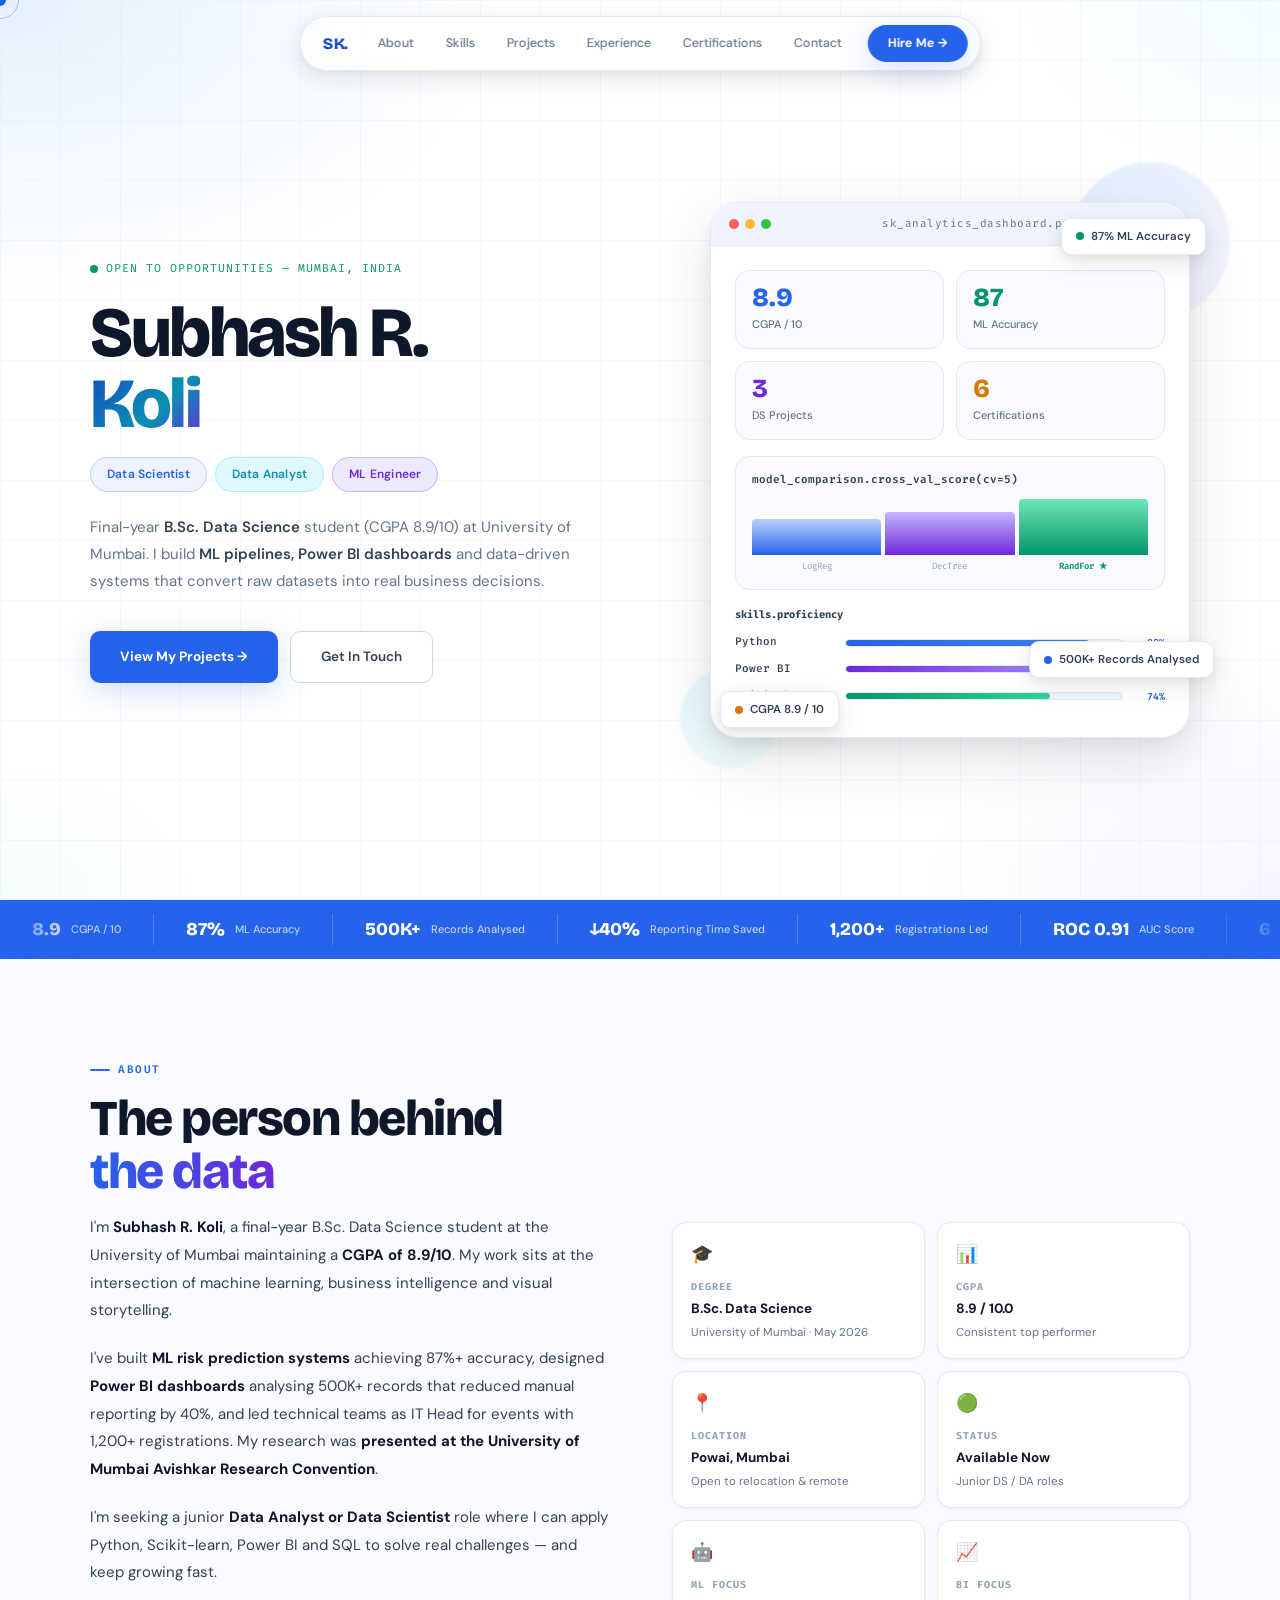
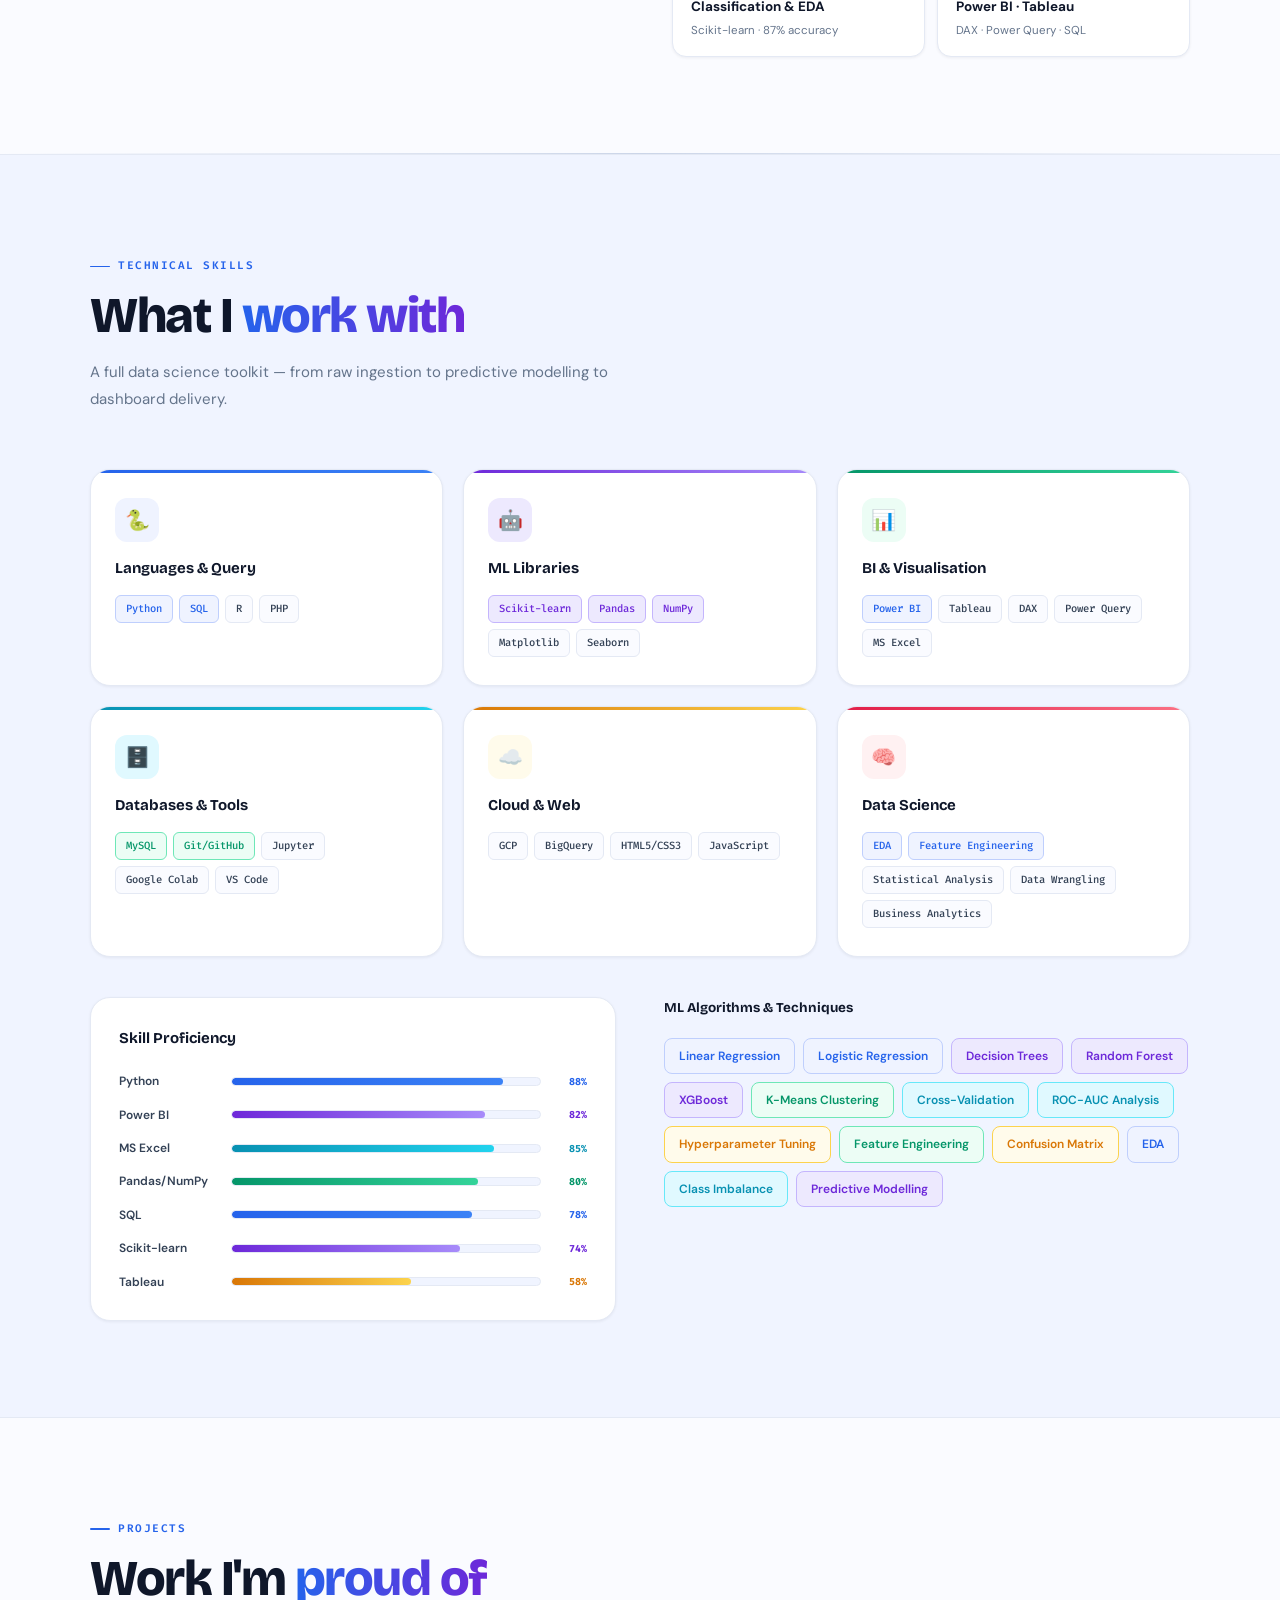
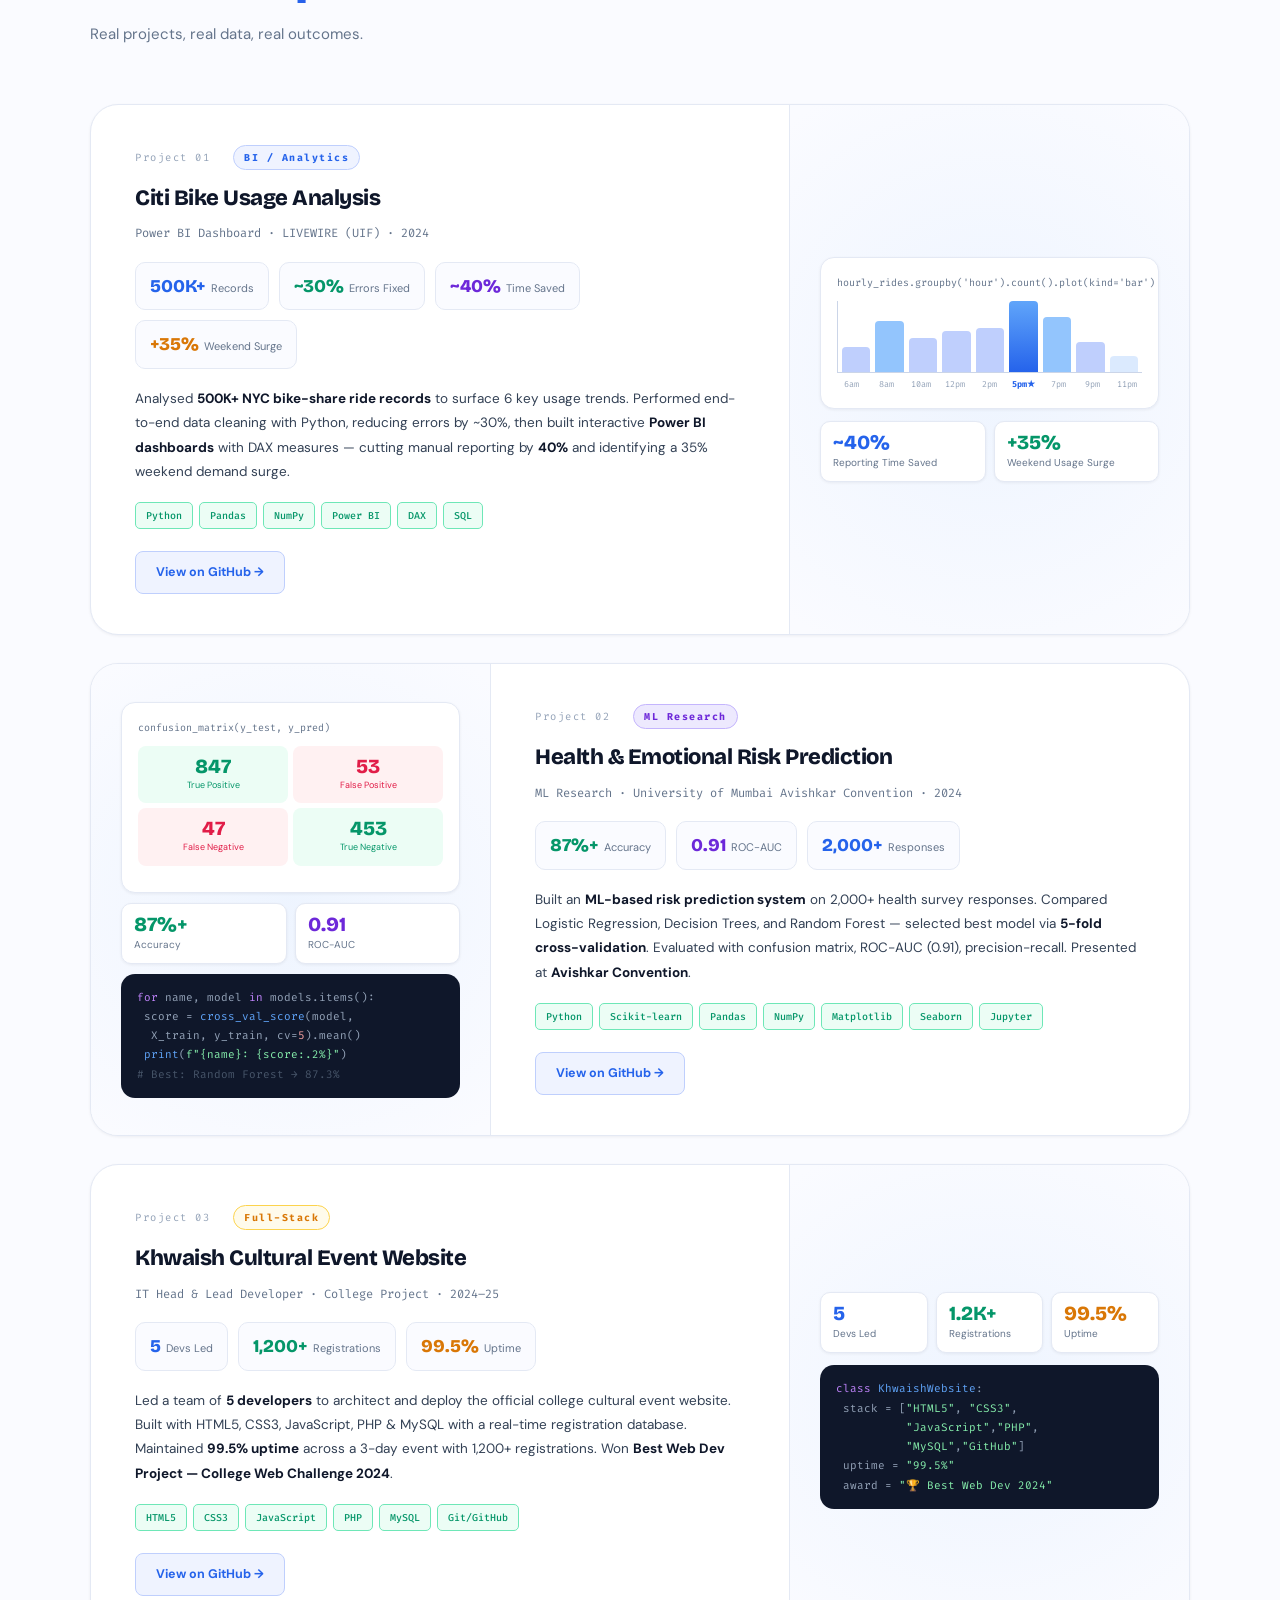
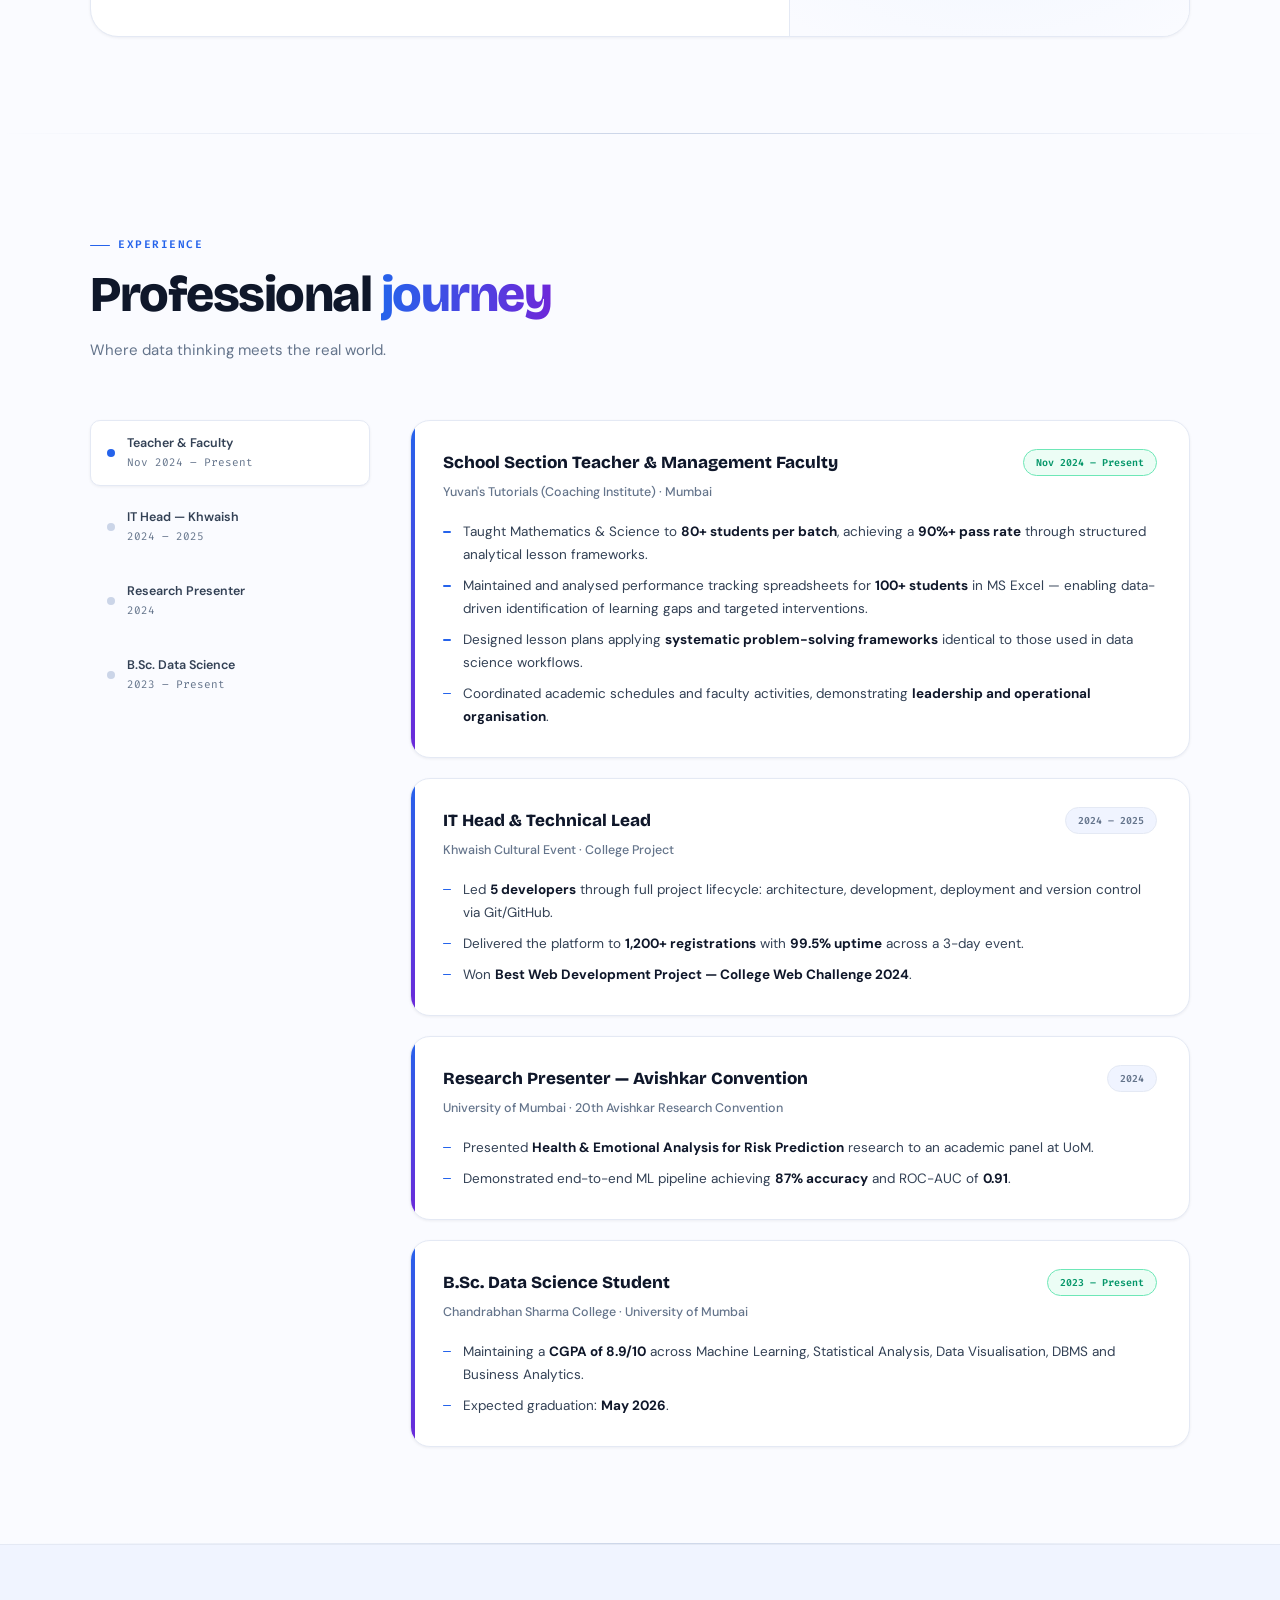
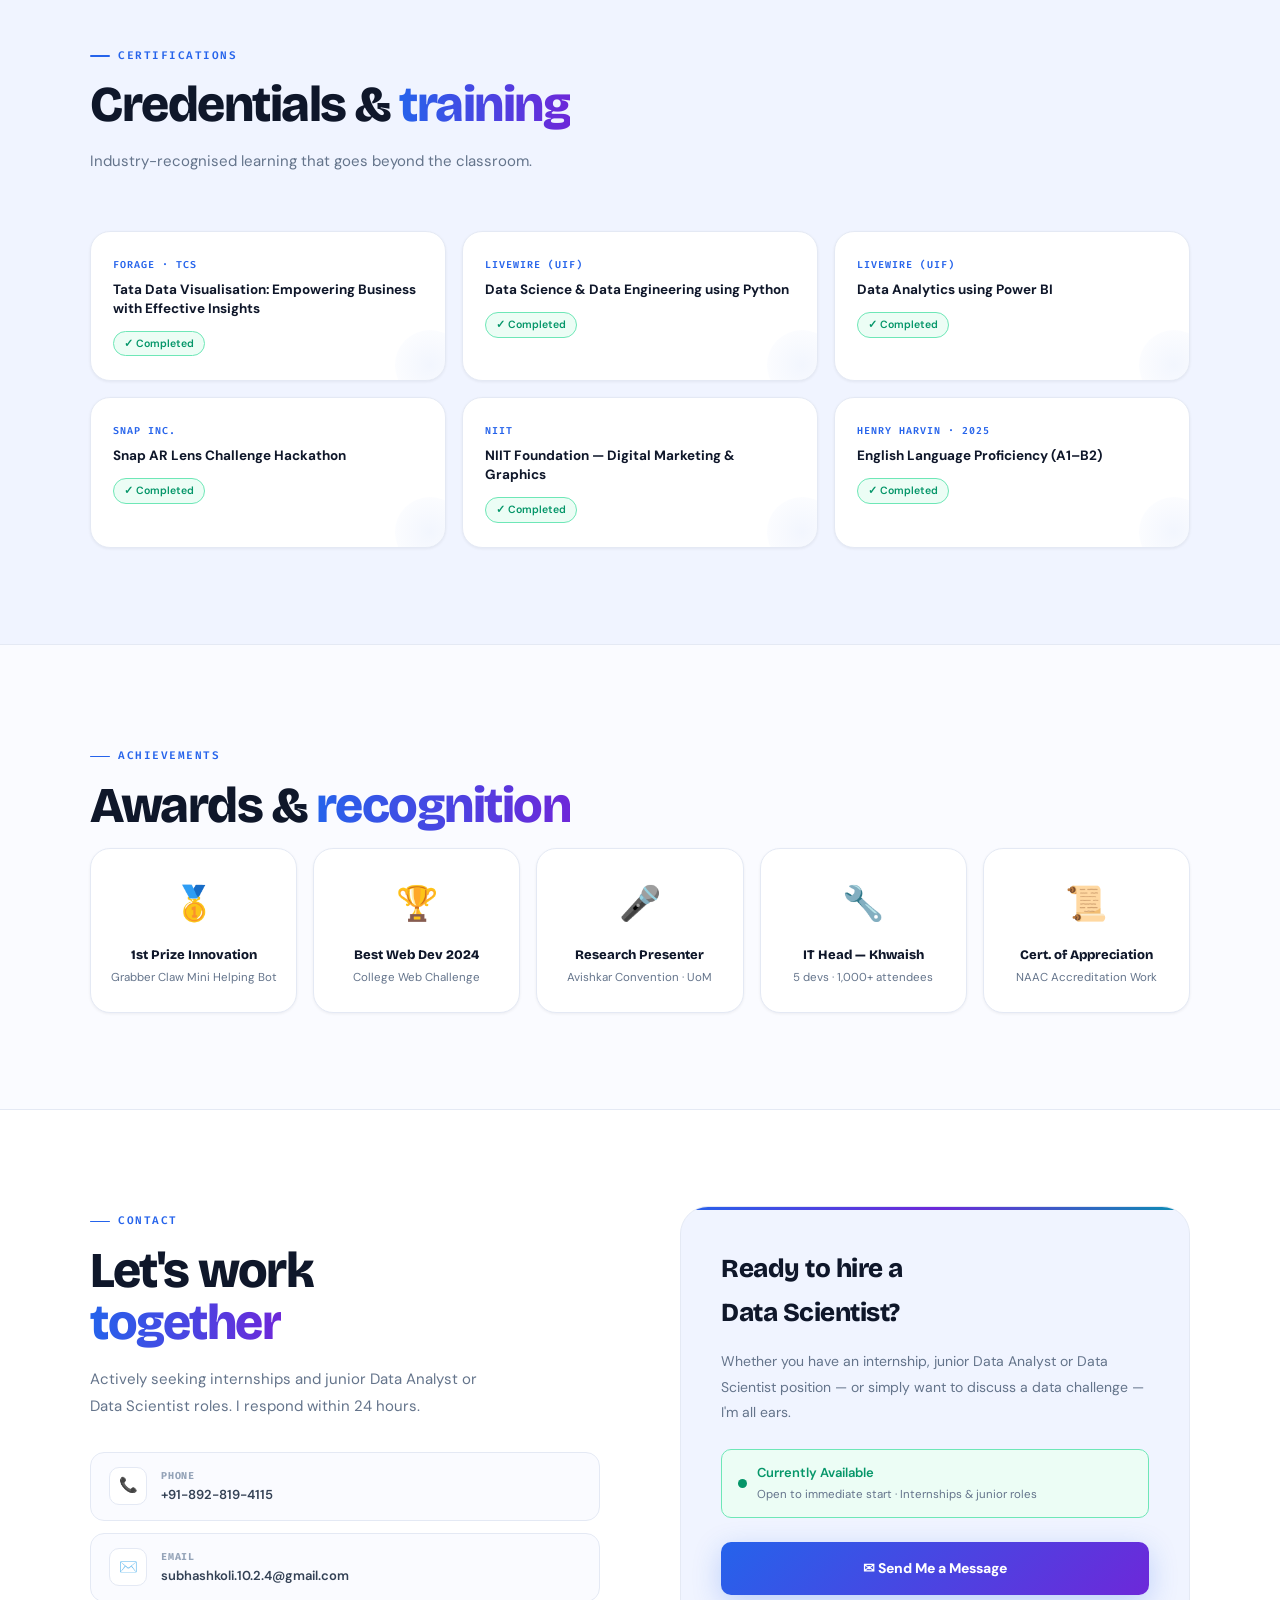
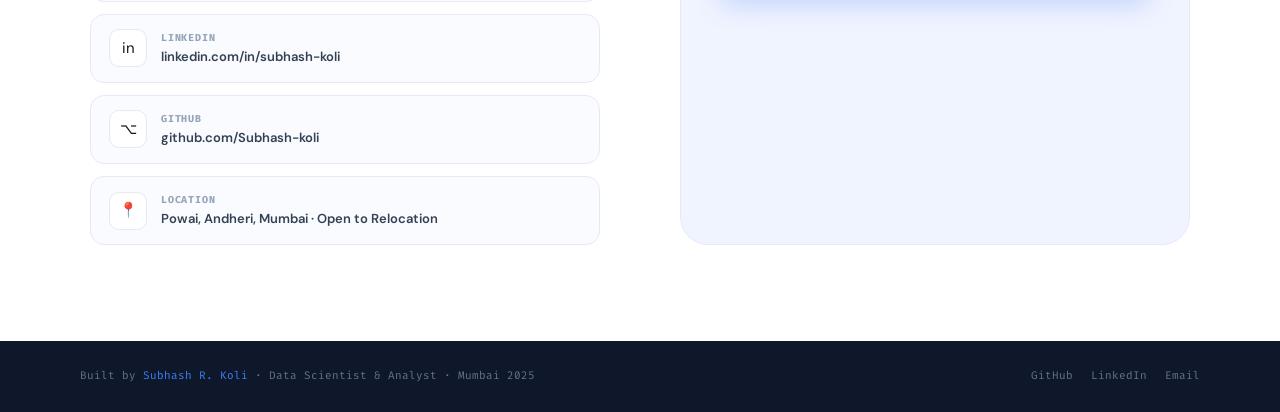
<file: Subhash_Koli_Portfolio_Pro.html>
<!DOCTYPE html>
<html lang="en">
<head>
<meta charset="UTF-8"/>
<meta name="viewport" content="width=device-width, initial-scale=1.0"/>
<title>Subhash R. Koli — Data Scientist & Analyst</title>
<link href="https://fonts.googleapis.com/css2?family=Bricolage+Grotesque:opsz,wght@12..96,300;12..96,400;12..96,500;12..96,600;12..96,700;12..96,800&family=DM+Sans:opsz,wght@9..40,300;9..40,400;9..40,500;9..40,600&family=Fira+Code:wght@400;500;600&display=swap" rel="stylesheet"/>
<style>
/* ═══════════════════════════════════════════
   TOKENS — Professional Light
═══════════════════════════════════════════ */
:root {
  --bg:          #FAFBFF;
  --bg2:         #F0F4FF;
  --paper:       #FFFFFF;
  --border:      #E4E9F4;
  --border2:     #CBD5E8;

  --blue:        #1847C2;
  --blue2:       #2563EB;
  --blue3:       #3B82F6;
  --blue-lt:     #EFF3FF;
  --blue-mid:    #BFCFFD;
  --teal:        #0891B2;
  --teal-lt:     #E0F9FF;
  --violet:      #6D28D9;
  --violet-lt:   #EDE9FE;
  --green:       #059669;
  --green-lt:    #ECFDF5;
  --amber:       #D97706;
  --amber-lt:    #FFFBEB;
  --rose:        #E11D48;
  --rose-lt:     #FFF1F2;

  --text:        #0F172A;
  --text2:       #334155;
  --muted:       #64748B;
  --muted2:      #94A3B8;

  --shadow-xs:   0 1px 3px rgba(15,23,42,0.06);
  --shadow-sm:   0 2px 8px rgba(15,23,42,0.08), 0 1px 3px rgba(15,23,42,0.04);
  --shadow-md:   0 8px 24px rgba(15,23,42,0.10), 0 2px 8px rgba(15,23,42,0.05);
  --shadow-lg:   0 20px 60px rgba(15,23,42,0.12), 0 8px 20px rgba(15,23,42,0.06);
  --shadow-blue: 0 8px 32px rgba(37,99,235,0.20);

  --font-display: 'Bricolage Grotesque', sans-serif;
  --font-body:    'DM Sans', sans-serif;
  --font-code:    'Fira Code', monospace;

  --r-sm: 8px;
  --r-md: 14px;
  --r-lg: 20px;
  --r-xl: 28px;
}

/* ═══════════════════════════════════════════
   RESET
═══════════════════════════════════════════ */
*,*::before,*::after{margin:0;padding:0;box-sizing:border-box;}
html{scroll-behavior:smooth;}
body{
  background:var(--bg);
  color:var(--text);
  font-family:var(--font-body);
  font-size:14px;
  line-height:1.7;
  overflow-x:hidden;
  cursor:none;
}
a{text-decoration:none;color:inherit;}
img{display:block;}

/* ═══════════════════════════════════════════
   CURSOR
═══════════════════════════════════════════ */
#cur{
  position:fixed;width:12px;height:12px;
  background:var(--blue2);border-radius:50%;
  pointer-events:none;z-index:9999;
  transform:translate(-50%,-50%);
  transition:width .25s,height .25s,background .25s;
  mix-blend-mode:multiply;
}
#cur-ring{
  position:fixed;width:38px;height:38px;
  border:1.5px solid rgba(37,99,235,0.35);
  border-radius:50%;pointer-events:none;z-index:9998;
  transform:translate(-50%,-50%);
  transition:width .3s,height .3s;
}
body.hovering #cur{width:22px;height:22px;background:var(--blue);}
body.hovering #cur-ring{width:58px;height:58px;border-color:rgba(24,71,194,0.25);}

/* ═══════════════════════════════════════════
   SCROLLBAR
═══════════════════════════════════════════ */
::-webkit-scrollbar{width:5px;}
::-webkit-scrollbar-track{background:var(--bg2);}
::-webkit-scrollbar-thumb{background:var(--blue-mid);border-radius:10px;}

/* ═══════════════════════════════════════════
   NAV
═══════════════════════════════════════════ */
.nav{
  position:fixed;top:16px;left:50%;transform:translateX(-50%);
  z-index:500;
  background:rgba(255,255,255,0.85);
  backdrop-filter:blur(20px);
  border:1px solid var(--border);
  border-radius:50px;
  padding:8px 12px 8px 22px;
  display:flex;align-items:center;gap:4px;
  box-shadow:var(--shadow-md);
  transition:all .3s;
}
.nav-logo{
  font-family:var(--font-display);
  font-size:16px;font-weight:800;
  color:var(--blue);
  margin-right:12px;letter-spacing:-0.5px;
}
.nav-link{
  font-size:12.5px;font-weight:500;
  color:var(--muted);padding:6px 14px;
  border-radius:30px;transition:all .2s;
  white-space:nowrap;
}
.nav-link:hover,.nav-link.active{color:var(--blue);background:var(--blue-lt);}
.nav-cta{
  font-size:12.5px;font-weight:700;
  color:white;background:var(--blue2);
  padding:8px 20px;border-radius:30px;
  margin-left:8px;transition:all .25s;
  box-shadow:var(--shadow-blue);
  white-space:nowrap;
}
.nav-cta:hover{background:var(--blue);transform:translateY(-1px);box-shadow:0 12px 36px rgba(37,99,235,0.3);}

/* ═══════════════════════════════════════════
   HERO
═══════════════════════════════════════════ */
.hero{
  min-height:100vh;
  padding:120px 80px 80px;
  display:flex;align-items:center;
  position:relative;overflow:hidden;
  background:var(--paper);
}
/* Mesh gradient background */
.hero-mesh{
  position:absolute;inset:0;
  background:
    radial-gradient(ellipse 70% 60% at 0% 0%, rgba(219,234,254,0.7) 0%, transparent 55%),
    radial-gradient(ellipse 50% 50% at 100% 100%, rgba(237,233,254,0.5) 0%, transparent 55%),
    radial-gradient(ellipse 40% 40% at 100% 0%, rgba(224,249,255,0.4) 0%, transparent 50%),
    radial-gradient(ellipse 30% 30% at 0% 100%, rgba(236,253,245,0.5) 0%, transparent 50%);
  pointer-events:none;
}
/* Grid overlay */
.hero-grid{
  position:absolute;inset:0;
  background-image:
    linear-gradient(var(--border) 1px, transparent 1px),
    linear-gradient(90deg, var(--border) 1px, transparent 1px);
  background-size:60px 60px;
  opacity:0.3;
  pointer-events:none;
}
.hero-inner{
  max-width:1100px;margin:0 auto;width:100%;
  display:grid;grid-template-columns:1fr 480px;
  gap:64px;align-items:center;
  position:relative;z-index:1;
}
.hero-eyebrow{
  display:inline-flex;align-items:center;gap:8px;
  font-family:var(--font-code);font-size:11.5px;
  color:var(--green);letter-spacing:1px;text-transform:uppercase;
  margin-bottom:20px;
}
.pulse-dot{
  width:8px;height:8px;border-radius:50%;
  background:var(--green);
  animation:pulse-anim 2s infinite;
}
@keyframes pulse-anim{
  0%,100%{box-shadow:0 0 0 0 rgba(5,150,105,.45);}
  60%{box-shadow:0 0 0 9px rgba(5,150,105,0);}
}
.hero-name{
  font-family:var(--font-display);
  font-size:clamp(44px,5.5vw,72px);
  font-weight:800;letter-spacing:-2.5px;
  line-height:1.0;color:var(--text);
  margin-bottom:10px;
}
.hero-name .grad{
  background:linear-gradient(135deg, var(--blue) 0%, var(--teal) 60%, var(--violet) 100%);
  -webkit-background-clip:text;-webkit-text-fill-color:transparent;background-clip:text;
}
.hero-roles{
  display:flex;gap:8px;flex-wrap:wrap;margin:18px 0 22px;
}
.role-chip{
  font-size:12px;font-weight:600;padding:6px 16px;
  border-radius:30px;border:1.5px solid;letter-spacing:.2px;
  transition:all .25s;cursor:default;
}
.role-chip:hover{transform:translateY(-2px);box-shadow:var(--shadow-sm);}
.rc-blue  {color:var(--blue2); border-color:var(--blue-mid); background:var(--blue-lt);}
.rc-teal  {color:var(--teal);  border-color:#A5F3FC;         background:var(--teal-lt);}
.rc-violet{color:var(--violet);border-color:#C4B5FD;         background:var(--violet-lt);}
.hero-desc{
  font-size:15px;color:var(--muted);
  max-width:500px;line-height:1.8;font-weight:400;
  margin-bottom:36px;
}
.hero-desc strong{color:var(--text2);font-weight:600;}
.hero-btns{display:flex;gap:12px;flex-wrap:wrap;}
.btn-main{
  font-weight:700;font-size:13.5px;
  color:white;background:var(--blue2);
  padding:14px 30px;border-radius:10px;
  transition:all .25s;
  box-shadow:var(--shadow-blue);
  display:flex;align-items:center;gap:8px;
}
.btn-main:hover{background:var(--blue);transform:translateY(-2px);box-shadow:0 16px 40px rgba(37,99,235,.3);}
.btn-out{
  font-weight:600;font-size:13.5px;
  color:var(--text2);background:white;
  padding:14px 30px;border-radius:10px;
  border:1.5px solid var(--border2);
  transition:all .25s;
  display:flex;align-items:center;gap:8px;
}
.btn-out:hover{border-color:var(--blue-mid);color:var(--blue);transform:translateY(-2px);box-shadow:var(--shadow-sm);}

/* ─── HERO RIGHT — Dashboard Card ─── */
.hero-right{position:relative;}
.dash-card{
  background:white;
  border:1px solid var(--border);
  border-radius:var(--r-xl);
  box-shadow:var(--shadow-lg);
  overflow:hidden;
  position:relative;
}
.dash-topbar{
  background:var(--bg2);
  border-bottom:1px solid var(--border);
  padding:12px 18px;
  display:flex;align-items:center;gap:10px;
}
.dash-dots{display:flex;gap:6px;}
.dash-dot{width:10px;height:10px;border-radius:50%;}
.dash-dot.r{background:#FF5F57;}
.dash-dot.y{background:#FEBC2E;}
.dash-dot.g{background:#28C840;}
.dash-title{
  font-family:var(--font-code);font-size:11px;
  color:var(--muted);flex:1;text-align:center;
  letter-spacing:.5px;
}
.dash-body{padding:24px;}

/* stat grid inside dash */
.dash-stats{display:grid;grid-template-columns:1fr 1fr;gap:12px;margin-bottom:16px;}
.ds-box{
  background:var(--bg);border:1px solid var(--border);
  border-radius:var(--r-md);padding:14px 16px;
  transition:all .25s;
}
.ds-box:hover{border-color:var(--blue-mid);box-shadow:var(--shadow-sm);}
.ds-val{
  font-family:var(--font-display);font-size:26px;font-weight:800;
  line-height:1;margin-bottom:4px;
}
.ds-val.c1{color:var(--blue2);}
.ds-val.c2{color:var(--green);}
.ds-val.c3{color:var(--violet);}
.ds-val.c4{color:var(--amber);}
.ds-label{font-size:11px;color:var(--muted);font-weight:500;}

/* mini sparkline chart */
.spark-wrap{
  background:var(--bg);border:1px solid var(--border);
  border-radius:var(--r-md);padding:14px 16px;margin-bottom:12px;
}
.spark-title{font-size:11px;font-weight:600;color:var(--text2);margin-bottom:10px;font-family:var(--font-code);}
.spark-bars{display:flex;align-items:flex-end;gap:4px;height:56px;}
.sb{border-radius:4px 4px 0 0;flex:1;transition:opacity .2s;}
.sb:hover{opacity:.75;}
.spark-labels{display:flex;gap:4px;margin-top:4px;}
.sl{flex:1;font-size:9px;color:var(--muted2);text-align:center;font-family:var(--font-code);}

/* model accuracy bar */
.model-row{
  display:flex;align-items:center;gap:10px;margin-bottom:8px;
}
.mr-name{font-size:11px;font-weight:500;color:var(--text2);width:100px;flex-shrink:0;font-family:var(--font-code);}
.mr-track{
  flex:1;height:8px;background:var(--bg2);
  border-radius:10px;overflow:hidden;border:1px solid var(--border);
}
.mr-fill{height:100%;border-radius:10px;animation:bGrow 1.5s ease both;}
@keyframes bGrow{from{transform:scaleX(0);}to{transform:scaleX(1);}transform-origin:left;}
.mr-val{font-family:var(--font-code);font-size:10px;font-weight:600;color:var(--blue2);width:32px;text-align:right;}

/* floating accent shapes */
.hero-shape-1{
  position:absolute;top:-40px;right:-40px;
  width:160px;height:160px;border-radius:50%;
  background:linear-gradient(135deg,rgba(219,234,254,.8),rgba(237,233,254,.5));
  filter:blur(1px);
}
.hero-shape-2{
  position:absolute;bottom:-30px;left:-30px;
  width:100px;height:100px;border-radius:50%;
  background:linear-gradient(135deg,rgba(224,249,255,.8),rgba(236,253,245,.6));
  filter:blur(1px);
}
/* badge floating */
.float-badge{
  position:absolute;
  background:white;border:1px solid var(--border);
  border-radius:10px;padding:8px 14px;
  box-shadow:var(--shadow-md);
  font-size:11.5px;font-weight:600;color:var(--text2);
  display:flex;align-items:center;gap:7px;
  animation:float-y 4s ease-in-out infinite;
  z-index:5;
}
.fb1{top:16px;right:-16px;animation-delay:0s;}
.fb2{bottom:60px;right:-24px;animation-delay:1.2s;}
.fb3{bottom:10px;left:10px;animation-delay:.6s;}
@keyframes float-y{0%,100%{transform:translateY(0);}50%{transform:translateY(-10px);}}
.fb-dot{width:8px;height:8px;border-radius:50%;}

/* ═══════════════════════════════════════════
   TICKER
═══════════════════════════════════════════ */
.ticker-wrap{
  background:var(--blue2);
  overflow:hidden;padding:14px 0;
  position:relative;
}
.ticker-wrap::before,.ticker-wrap::after{
  content:'';position:absolute;top:0;bottom:0;width:80px;z-index:2;
}
.ticker-wrap::before{left:0;background:linear-gradient(90deg,var(--blue2),transparent);}
.ticker-wrap::after{right:0;background:linear-gradient(-90deg,var(--blue2),transparent);}
.ticker-track{
  display:flex;width:max-content;
  animation:ticker 35s linear infinite;
}
@keyframes ticker{from{transform:translateX(0);}to{transform:translateX(-50%);}}
.ti{
  display:flex;align-items:center;gap:10px;
  padding:0 32px;border-right:1px solid rgba(255,255,255,0.2);
  white-space:nowrap;flex-shrink:0;
}
.ti-val{
  font-family:var(--font-display);font-size:18px;font-weight:800;
  color:white;
}
.ti-label{font-size:11px;color:rgba(255,255,255,.7);font-weight:500;}
.ti-arrow{color:rgba(255,255,255,.5);font-size:12px;}

/* ═══════════════════════════════════════════
   SECTION BASE
═══════════════════════════════════════════ */
.sec{padding:96px 80px;max-width:1260px;margin:0 auto;}
.sec-alt{background:var(--bg2);border-top:1px solid var(--border);border-bottom:1px solid var(--border);}
.sec-alt-inner{max-width:1260px;margin:0 auto;padding:96px 80px;}

.sec-tag{
  display:inline-flex;align-items:center;gap:8px;
  font-family:var(--font-code);font-size:11px;font-weight:600;
  color:var(--blue2);letter-spacing:1.5px;text-transform:uppercase;
  margin-bottom:14px;
}
.sec-tag::before{
  content:'';width:20px;height:1.5px;background:var(--blue2);border-radius:2px;
}
.sec-title{
  font-family:var(--font-display);
  font-size:clamp(32px,4vw,50px);font-weight:800;
  letter-spacing:-1.5px;line-height:1.05;
  color:var(--text);margin-bottom:16px;
}
.sec-title .hl{
  background:linear-gradient(90deg,var(--blue2),var(--violet));
  -webkit-background-clip:text;-webkit-text-fill-color:transparent;background-clip:text;
}
.sec-sub{
  font-size:15px;color:var(--muted);max-width:540px;
  line-height:1.8;font-weight:400;margin-bottom:56px;
}

/* ═══════════════════════════════════════════
   ABOUT
═══════════════════════════════════════════ */
.about-grid{display:grid;grid-template-columns:1fr 1fr;gap:64px;align-items:start;}
.about-p{font-size:15px;color:var(--text2);line-height:1.85;margin-bottom:20px;font-weight:400;}
.about-p strong{color:var(--text);font-weight:700;}
.about-info-grid{display:grid;grid-template-columns:1fr 1fr;gap:12px;margin-top:8px;}
.ai-box{
  background:white;border:1px solid var(--border);
  border-radius:var(--r-md);padding:16px 18px;
  box-shadow:var(--shadow-xs);transition:all .25s;
}
.ai-box:hover{border-color:var(--blue-mid);transform:translateY(-2px);box-shadow:var(--shadow-sm);}
.ai-icon{font-size:18px;margin-bottom:8px;}
.ai-label{font-size:10px;font-weight:700;color:var(--muted2);text-transform:uppercase;letter-spacing:1px;font-family:var(--font-code);margin-bottom:3px;}
.ai-val{font-size:13.5px;font-weight:700;color:var(--text);}
.ai-sub{font-size:11.5px;color:var(--muted);margin-top:2px;}
.about-right{}

/* ═══════════════════════════════════════════
   SKILLS
═══════════════════════════════════════════ */
.skills-grid{display:grid;grid-template-columns:repeat(3,1fr);gap:20px;}
.skill-card{
  background:white;border:1px solid var(--border);
  border-radius:var(--r-lg);padding:28px 24px;
  box-shadow:var(--shadow-xs);
  transition:all .3s;
  position:relative;overflow:hidden;
}
.skill-card::before{
  content:'';position:absolute;
  top:0;left:0;right:0;height:3px;
  border-radius:var(--r-lg) var(--r-lg) 0 0;
}
.skill-card:nth-child(1)::before{background:linear-gradient(90deg,var(--blue2),var(--blue3));}
.skill-card:nth-child(2)::before{background:linear-gradient(90deg,var(--violet),#A78BFA);}
.skill-card:nth-child(3)::before{background:linear-gradient(90deg,var(--green),#34D399);}
.skill-card:nth-child(4)::before{background:linear-gradient(90deg,var(--teal),#22D3EE);}
.skill-card:nth-child(5)::before{background:linear-gradient(90deg,var(--amber),#FCD34D);}
.skill-card:nth-child(6)::before{background:linear-gradient(90deg,var(--rose),#FB7185);}
.skill-card:hover{transform:translateY(-5px);box-shadow:var(--shadow-md);border-color:var(--border2);}
.sk-icon-wrap{
  width:44px;height:44px;border-radius:12px;
  display:flex;align-items:center;justify-content:center;
  font-size:20px;margin-bottom:14px;
}
.skill-card:nth-child(1) .sk-icon-wrap{background:var(--blue-lt);}
.skill-card:nth-child(2) .sk-icon-wrap{background:var(--violet-lt);}
.skill-card:nth-child(3) .sk-icon-wrap{background:var(--green-lt);}
.skill-card:nth-child(4) .sk-icon-wrap{background:var(--teal-lt);}
.skill-card:nth-child(5) .sk-icon-wrap{background:var(--amber-lt);}
.skill-card:nth-child(6) .sk-icon-wrap{background:var(--rose-lt);}
.sk-title{font-family:var(--font-display);font-size:15px;font-weight:700;color:var(--text);margin-bottom:14px;}
.sk-tags{display:flex;flex-wrap:wrap;gap:6px;}
.sk-tag{
  font-family:var(--font-code);font-size:10.5px;font-weight:500;
  padding:4px 10px;border-radius:6px;
  background:var(--bg);border:1px solid var(--border);
  color:var(--text2);transition:all .2s;
}
.sk-tag.p{color:var(--blue2);background:var(--blue-lt);border-color:var(--blue-mid);}
.sk-tag.v{color:var(--violet);background:var(--violet-lt);border-color:#C4B5FD;}
.sk-tag.g{color:var(--green);background:var(--green-lt);border-color:#6EE7B7;}

/* proficiency section */
.prof-grid{display:grid;grid-template-columns:1fr 1fr;gap:48px;align-items:start;margin-top:56px;}
.prof-left{background:white;border:1px solid var(--border);border-radius:var(--r-lg);padding:28px;box-shadow:var(--shadow-xs);}
.prof-title{font-size:15px;font-weight:700;color:var(--text);margin-bottom:20px;font-family:var(--font-display);}
.prow{display:flex;align-items:center;gap:12px;margin-bottom:13px;}
.prow:last-child{margin-bottom:0;}
.pname{font-size:12px;font-weight:600;color:var(--text2);width:100px;flex-shrink:0;}
.ptrack{flex:1;height:9px;background:var(--bg2);border-radius:10px;overflow:hidden;border:1px solid var(--border);}
.pfill{height:100%;border-radius:10px;animation:bGrow 1.4s ease both;transform-origin:left;}
.ppct{font-family:var(--font-code);font-size:10px;font-weight:700;width:34px;text-align:right;}

/* algo tags */
.algo-cloud{display:flex;flex-wrap:wrap;gap:8px;}
.at{
  font-size:12px;font-weight:600;padding:7px 14px;border-radius:8px;border:1.5px solid;
  transition:all .25s;cursor:default;
}
.at:hover{transform:translateY(-2px);box-shadow:var(--shadow-sm);}
.at.a1{color:var(--blue2);border-color:var(--blue-mid);background:var(--blue-lt);}
.at.a2{color:var(--violet);border-color:#C4B5FD;background:var(--violet-lt);}
.at.a3{color:var(--green);border-color:#6EE7B7;background:var(--green-lt);}
.at.a4{color:var(--teal);border-color:#67E8F9;background:var(--teal-lt);}
.at.a5{color:var(--amber);border-color:#FCD34D;background:var(--amber-lt);}

/* ═══════════════════════════════════════════
   PROJECTS
═══════════════════════════════════════════ */
.proj-list{display:flex;flex-direction:column;gap:28px;}
.proj{
  background:white;border:1px solid var(--border);
  border-radius:var(--r-xl);overflow:hidden;
  display:grid;grid-template-columns:1fr 400px;
  box-shadow:var(--shadow-xs);
  transition:all .35s;
}
.proj:hover{box-shadow:var(--shadow-lg);border-color:var(--border2);transform:translateY(-4px);}
.proj.rev{grid-template-columns:400px 1fr;}
.proj-info{padding:40px 44px;display:flex;flex-direction:column;justify-content:center;}
.pj-num{
  font-family:var(--font-code);font-size:10.5px;
  color:var(--muted2);letter-spacing:1.5px;margin-bottom:10px;
  display:flex;align-items:center;gap:8px;
}
.pj-badge{
  font-size:10px;font-weight:700;padding:3px 10px;
  border-radius:20px;border:1px solid;
}
.pj-badge.bi{color:var(--blue2);border-color:var(--blue-mid);background:var(--blue-lt);}
.pj-badge.ml{color:var(--violet);border-color:#C4B5FD;background:var(--violet-lt);}
.pj-badge.web{color:var(--amber);border-color:#FCD34D;background:var(--amber-lt);}
.pj-title{font-family:var(--font-display);font-size:22px;font-weight:800;color:var(--text);margin-bottom:6px;letter-spacing:-.5px;}
.pj-sub{font-size:12px;color:var(--muted);margin-bottom:18px;font-family:var(--font-code);}
.pj-metrics{display:flex;flex-wrap:wrap;gap:10px;margin-bottom:18px;}
.pj-metric{
  background:var(--bg);border:1px solid var(--border);
  border-radius:10px;padding:8px 14px;
  display:flex;align-items:baseline;gap:5px;
}
.pj-m-val{font-family:var(--font-display);font-size:18px;font-weight:800;}
.pj-m-val.b{color:var(--blue2);}
.pj-m-val.g{color:var(--green);}
.pj-m-val.v{color:var(--violet);}
.pj-m-val.a{color:var(--amber);}
.pj-m-label{font-size:11px;color:var(--muted);}
.pj-desc{font-size:13.5px;color:var(--text2);line-height:1.8;margin-bottom:18px;}
.pj-desc strong{color:var(--text);font-weight:700;}
.pj-tech{display:flex;flex-wrap:wrap;gap:6px;margin-bottom:22px;}
.pj-tag{
  font-family:var(--font-code);font-size:10px;font-weight:500;
  padding:4px 10px;border-radius:5px;
  color:var(--green);background:var(--green-lt);border:1px solid #6EE7B7;
}
.pj-link{
  display:inline-flex;align-items:center;gap:8px;
  font-size:12.5px;font-weight:700;
  color:var(--blue2);border:1.5px solid var(--blue-mid);
  background:var(--blue-lt);padding:10px 20px;border-radius:8px;
  transition:all .25s;width:fit-content;
}
.pj-link:hover{background:var(--blue2);color:white;border-color:var(--blue2);transform:translateX(4px);}

/* project visual panel */
.proj-vis{
  background:var(--bg);
  border-left:1px solid var(--border);
  display:flex;align-items:center;justify-content:center;
  padding:30px;min-height:300px;
  position:relative;overflow:hidden;
}
.proj.rev .proj-vis{border-left:none;border-right:1px solid var(--border);}
.proj-vis::before{
  content:'';position:absolute;inset:0;
  background:
    radial-gradient(ellipse 80% 60% at 50% 50%,rgba(219,234,254,.4),transparent);
  pointer-events:none;
}
.vis-inner{width:100%;position:relative;z-index:1;}

/* chart vis */
.vis-chart{background:white;border:1px solid var(--border);border-radius:var(--r-md);padding:16px;box-shadow:var(--shadow-xs);margin-bottom:12px;}
.vis-chart-title{font-family:var(--font-code);font-size:10px;color:var(--muted);margin-bottom:10px;}
.vis-bars{display:flex;align-items:flex-end;gap:5px;height:72px;border-bottom:1.5px solid var(--border2);border-left:1.5px solid var(--border2);padding:0 4px;}
.vb{border-radius:4px 4px 0 0;flex:1;transition:all .3s;}
.vb:hover{opacity:.8;transform:scaleY(1.05);transform-origin:bottom;}
.vis-xl{display:flex;gap:5px;margin-top:5px;}
.vxl{flex:1;font-family:var(--font-code);font-size:8.5px;color:var(--muted2);text-align:center;}
/* mini stat row */
.vis-mini-stats{display:grid;grid-template-columns:1fr 1fr;gap:8px;}
.vms{background:white;border:1px solid var(--border);border-radius:10px;padding:10px 12px;box-shadow:var(--shadow-xs);}
.vms-val{font-family:var(--font-display);font-size:20px;font-weight:800;line-height:1;margin-bottom:2px;}
.vms-label{font-size:10px;color:var(--muted);}
/* confusion matrix */
.conf-grid{display:grid;grid-template-columns:1fr 1fr;gap:5px;margin-bottom:10px;}
.cg-cell{border-radius:8px;padding:10px;text-align:center;}
.cg-cell .cv{font-family:var(--font-display);font-size:20px;font-weight:800;line-height:1;}
.cg-cell .cl{font-size:9px;margin-top:2px;}
.cg-tp{background:#ECFDF5;color:var(--green);}
.cg-fp{background:#FFF1F2;color:var(--rose);}
.cg-fn{background:#FFF1F2;color:var(--rose);}
.cg-tn{background:#ECFDF5;color:var(--green);}
/* code block */
.code-block{
  background:var(--text);border-radius:var(--r-md);
  padding:14px 16px;font-family:var(--font-code);
  font-size:11px;line-height:1.75;color:#94A3B8;
}
.ck{color:#C084FC;}.cf{color:#60A5FA;}.cs{color:#86EFAC;}.cn{color:#FCA5A5;}.cc{color:#475569;}

/* ═══════════════════════════════════════════
   EXPERIENCE
═══════════════════════════════════════════ */
.exp-grid{display:grid;grid-template-columns:280px 1fr;gap:40px;}
.exp-nav{position:sticky;top:100px;height:fit-content;}
.exp-nav-item{
  display:flex;align-items:center;gap:12px;
  padding:12px 16px;border-radius:10px;
  cursor:pointer;transition:all .25s;
  border:1px solid transparent;margin-bottom:8px;
}
.exp-nav-item.active,.exp-nav-item:hover{background:white;border-color:var(--border);box-shadow:var(--shadow-xs);}
.exp-nav-item.active .en-dot{background:var(--blue2);}
.en-dot{width:8px;height:8px;border-radius:50%;background:var(--border2);flex-shrink:0;transition:background .25s;}
.en-title{font-size:12.5px;font-weight:600;color:var(--text2);}
.en-year{font-size:11px;color:var(--muted);font-family:var(--font-code);}
.exp-cards{display:flex;flex-direction:column;gap:20px;}
.exp-card{
  background:white;border:1px solid var(--border);
  border-radius:var(--r-lg);padding:28px 32px;
  box-shadow:var(--shadow-xs);
  transition:all .3s;
  position:relative;overflow:hidden;
}
.exp-card::before{
  content:'';position:absolute;left:0;top:0;bottom:0;
  width:4px;background:linear-gradient(180deg,var(--blue2),var(--violet));
  border-radius:0 4px 4px 0;
}
.exp-card:hover{box-shadow:var(--shadow-md);border-color:var(--border2);transform:translateX(4px);}
.ec-head{display:flex;justify-content:space-between;align-items:flex-start;gap:12px;margin-bottom:4px;}
.ec-title{font-family:var(--font-display);font-size:17px;font-weight:800;color:var(--text);}
.ec-badge{
  font-family:var(--font-code);font-size:10px;font-weight:600;
  padding:4px 12px;border-radius:20px;white-space:nowrap;flex-shrink:0;
}
.ec-badge.now{color:var(--green);background:var(--green-lt);border:1px solid #6EE7B7;}
.ec-badge.done{color:var(--muted);background:var(--bg2);border:1px solid var(--border);}
.ec-org{font-size:12.5px;color:var(--muted);margin-bottom:18px;font-weight:500;}
.ec-list{list-style:none;display:flex;flex-direction:column;gap:8px;}
.ec-list li{
  font-size:13.5px;color:var(--text2);
  padding-left:20px;position:relative;line-height:1.7;
}
.ec-list li::before{
  content:'';position:absolute;left:0;top:10px;
  width:8px;height:1.5px;background:var(--blue2);border-radius:2px;
}
.ec-list li strong{color:var(--text);font-weight:700;}

/* ═══════════════════════════════════════════
   CERTIFICATIONS
═══════════════════════════════════════════ */
.certs-grid{display:grid;grid-template-columns:repeat(3,1fr);gap:16px;}
.cert-card{
  background:white;border:1px solid var(--border);
  border-radius:var(--r-lg);padding:24px 22px;
  box-shadow:var(--shadow-xs);
  transition:all .3s;position:relative;overflow:hidden;
}
.cert-card:hover{border-color:var(--blue-mid);transform:translateY(-4px);box-shadow:var(--shadow-md);}
.cert-card::after{
  content:'';position:absolute;
  bottom:-20px;right:-20px;width:70px;height:70px;border-radius:50%;
  background:radial-gradient(circle,rgba(37,99,235,0.06),transparent);
}
.cc-issuer{
  font-family:var(--font-code);font-size:10px;font-weight:600;
  color:var(--blue2);letter-spacing:1px;text-transform:uppercase;margin-bottom:8px;
}
.cc-name{font-size:13.5px;font-weight:700;color:var(--text);line-height:1.4;margin-bottom:12px;}
.cc-chip{
  display:inline-flex;align-items:center;gap:5px;
  font-size:10.5px;font-weight:600;color:var(--green);
  background:var(--green-lt);border:1px solid #6EE7B7;
  padding:3px 10px;border-radius:20px;
}

/* ═══════════════════════════════════════════
   ACHIEVEMENTS
═══════════════════════════════════════════ */
.ach-grid{display:grid;grid-template-columns:repeat(5,1fr);gap:16px;}
.ach-card{
  background:white;border:1px solid var(--border);
  border-radius:var(--r-lg);padding:26px 18px;
  text-align:center;box-shadow:var(--shadow-xs);
  transition:all .3s;
}
.ach-card:hover{transform:translateY(-5px);box-shadow:var(--shadow-md);border-color:var(--border2);}
.ach-emoji{font-size:34px;display:block;margin-bottom:14px;}
.ach-title{font-size:13px;font-weight:800;color:var(--text);margin-bottom:5px;line-height:1.3;font-family:var(--font-display);}
.ach-sub{font-size:11.5px;color:var(--muted);line-height:1.5;}

/* ═══════════════════════════════════════════
   CONTACT
═══════════════════════════════════════════ */
.contact-wrap{background:white;border-top:1px solid var(--border);}
.contact-inner{max-width:1260px;margin:0 auto;padding:96px 80px;display:grid;grid-template-columns:1fr 1fr;gap:80px;}
.contact-links{display:flex;flex-direction:column;gap:12px;margin-top:32px;}
.c-link{
  display:flex;align-items:center;gap:14px;
  background:var(--bg);border:1px solid var(--border);
  border-radius:var(--r-md);padding:14px 18px;
  transition:all .25s;
}
.c-link:hover{border-color:var(--blue-mid);background:var(--blue-lt);transform:translateX(6px);}
.c-link:hover .cl-icon-wrap{background:var(--blue2);}
.c-link:hover .cl-icon-wrap span{filter:brightness(0) invert(1);}
.cl-icon-wrap{
  width:38px;height:38px;border-radius:10px;
  background:white;border:1px solid var(--border);
  display:flex;align-items:center;justify-content:center;
  font-size:15px;flex-shrink:0;
  transition:all .25s;
}
.cl-label{font-size:10px;font-weight:700;color:var(--muted2);text-transform:uppercase;letter-spacing:.8px;font-family:var(--font-code);}
.cl-val{font-size:13px;font-weight:600;color:var(--text2);}
.contact-cta{background:var(--bg2);border:1px solid var(--border);border-radius:var(--r-xl);padding:40px;position:relative;overflow:hidden;}
.contact-cta::before{content:'';position:absolute;top:0;left:0;right:0;height:3px;background:linear-gradient(90deg,var(--blue2),var(--violet),var(--teal));}
.cta-title{font-family:var(--font-display);font-size:26px;font-weight:800;color:var(--text);margin-bottom:14px;letter-spacing:-.5px;}
.cta-desc{font-size:14px;color:var(--muted);line-height:1.8;margin-bottom:24px;}
.cta-status{display:flex;align-items:center;gap:10px;background:var(--green-lt);border:1px solid #6EE7B7;border-radius:10px;padding:12px 16px;margin-bottom:24px;}
.cta-status-dot{width:9px;height:9px;border-radius:50%;background:var(--green);animation:pulse-anim 2s infinite;flex-shrink:0;}
.cta-status-txt{font-size:13px;font-weight:600;color:var(--green);}
.cta-btn{
  display:flex;align-items:center;justify-content:center;gap:10px;
  font-weight:800;font-size:14px;
  color:white;background:linear-gradient(135deg,var(--blue2),var(--violet));
  padding:15px 28px;border-radius:10px;
  transition:all .25s;
  box-shadow:0 8px 28px rgba(37,99,235,.25);
}
.cta-btn:hover{transform:translateY(-2px);box-shadow:0 14px 40px rgba(37,99,235,.35);}

/* ═══════════════════════════════════════════
   FOOTER
═══════════════════════════════════════════ */
footer{
  background:var(--text);padding:26px 80px;
  display:flex;justify-content:space-between;align-items:center;flex-wrap:wrap;gap:12px;
}
.foot-l{font-family:var(--font-code);font-size:11px;color:#64748B;}
.foot-l span{color:var(--blue3);}
.foot-r{display:flex;gap:18px;}
.foot-link{font-family:var(--font-code);font-size:11px;color:#64748B;transition:color .2s;}
.foot-link:hover{color:white;}

/* ═══════════════════════════════════════════
   ANIMATIONS & REVEAL
═══════════════════════════════════════════ */
@keyframes fadeUp{from{opacity:0;transform:translateY(28px);}to{opacity:1;transform:translateY(0);}}
.reveal{opacity:0;transform:translateY(28px);transition:opacity .7s ease, transform .7s ease;}
.reveal.in{opacity:1;transform:translateY(0);}
.d1{transition-delay:.05s}.d2{transition-delay:.12s}.d3{transition-delay:.19s}
.d4{transition-delay:.26s}.d5{transition-delay:.33s}.d6{transition-delay:.40s}

.hero-left > *{animation:fadeUp .7s ease both;}
.hero-left > *:nth-child(1){animation-delay:.05s}
.hero-left > *:nth-child(2){animation-delay:.15s}
.hero-left > *:nth-child(3){animation-delay:.25s}
.hero-left > *:nth-child(4){animation-delay:.35s}
.hero-left > *:nth-child(5){animation-delay:.45s}
.hero-right{animation:fadeUp .8s .3s ease both;}

/* ═══════════════════════════════════════════
   DIVIDER
═══════════════════════════════════════════ */
.div{height:1px;background:linear-gradient(90deg,transparent,var(--border2),transparent);}

@media(max-width:960px){
  .hero-inner,.about-grid,.proj,.proj.rev,.exp-grid,.contact-inner{grid-template-columns:1fr !important;}
  .hero-right,.exp-nav{display:none;}
  .skills-grid,.certs-grid{grid-template-columns:1fr 1fr;}
  .ach-grid{grid-template-columns:repeat(2,1fr);}
  .sec,.sec-alt-inner,.contact-inner{padding:60px 24px;}
}
</style>
</head>
<body>

<div id="cur"></div>
<div id="cur-ring"></div>

<!-- ═══ NAV ═══ -->
<nav class="nav">
  <div class="nav-logo">SK.</div>
  <a href="#about"     class="nav-link">About</a>
  <a href="#skills"    class="nav-link">Skills</a>
  <a href="#projects"  class="nav-link">Projects</a>
  <a href="#experience" class="nav-link">Experience</a>
  <a href="#certs"     class="nav-link">Certifications</a>
  <a href="#contact"   class="nav-link">Contact</a>
  <a href="mailto:subhashkoli.10.2.4@gmail.com" class="nav-cta">Hire Me →</a>
</nav>

<!-- ═══ HERO ═══ -->
<section class="hero" id="home">
  <div class="hero-mesh"></div>
  <div class="hero-grid"></div>
  <div class="hero-inner">
    <div class="hero-left">
      <div class="hero-eyebrow"><div class="pulse-dot"></div>Open to Opportunities — Mumbai, India</div>
      <h1 class="hero-name">Subhash R.<br/><span class="grad">Koli</span></h1>
      <div class="hero-roles">
        <span class="role-chip rc-blue">Data Scientist</span>
        <span class="role-chip rc-teal">Data Analyst</span>
        <span class="role-chip rc-violet">ML Engineer</span>
      </div>
      <p class="hero-desc">
        Final-year <strong>B.Sc. Data Science</strong> student (CGPA 8.9/10) at University of Mumbai.
        I build <strong>ML pipelines, Power BI dashboards</strong> and data-driven systems that convert
        raw datasets into real business decisions.
      </p>
      <div class="hero-btns">
        <a href="#projects" class="btn-main">View My Projects →</a>
        <a href="#contact" class="btn-out">Get In Touch</a>
      </div>
    </div>

    <div class="hero-right">
      <div style="position:relative;">
        <div class="hero-shape-1"></div>
        <div class="hero-shape-2"></div>
        <div class="float-badge fb1">
          <div class="fb-dot" style="background:var(--green);"></div>
          <span>87% ML Accuracy</span>
        </div>
        <div class="float-badge fb2">
          <div class="fb-dot" style="background:var(--blue2);"></div>
          <span>500K+ Records Analysed</span>
        </div>
        <div class="float-badge fb3">
          <div class="fb-dot" style="background:var(--amber);"></div>
          <span>CGPA 8.9 / 10</span>
        </div>
        <div class="dash-card">
          <div class="dash-topbar">
            <div class="dash-dots">
              <div class="dash-dot r"></div>
              <div class="dash-dot y"></div>
              <div class="dash-dot g"></div>
            </div>
            <div class="dash-title">sk_analytics_dashboard.py</div>
          </div>
          <div class="dash-body">
            <div class="dash-stats">
              <div class="ds-box"><div class="ds-val c1">8.9</div><div class="ds-label">CGPA / 10</div></div>
              <div class="ds-box"><div class="ds-val c2">87%</div><div class="ds-label">ML Accuracy</div></div>
              <div class="ds-box"><div class="ds-val c3">3+</div><div class="ds-label">DS Projects</div></div>
              <div class="ds-box"><div class="ds-val c4">6</div><div class="ds-label">Certifications</div></div>
            </div>
            <div class="spark-wrap">
              <div class="spark-title">model_comparison.cross_val_score(cv=5)</div>
              <div class="spark-bars">
                <div class="sb" style="height:65%;background:linear-gradient(180deg,#BFCFFD,#2563EB);border-radius:4px 4px 0 0;"></div>
                <div class="sb" style="height:78%;background:linear-gradient(180deg,#C4B5FD,#6D28D9);border-radius:4px 4px 0 0;"></div>
                <div class="sb" style="height:100%;background:linear-gradient(180deg,#6EE7B7,#059669);border-radius:4px 4px 0 0;"></div>
              </div>
              <div class="spark-labels">
                <div class="sl">LogReg</div>
                <div class="sl">DecTree</div>
                <div class="sl" style="color:var(--green);font-weight:600;">RandFor ★</div>
              </div>
            </div>
            <div style="padding-top:4px;">
              <div style="font-size:10.5px;font-weight:700;color:var(--text2);margin-bottom:10px;font-family:var(--font-code);">skills.proficiency</div>
              <div class="model-row">
                <div class="mr-name">Python</div>
                <div class="mr-track"><div class="mr-fill" style="width:88%;background:linear-gradient(90deg,var(--blue2),var(--blue3));"></div></div>
                <div class="mr-val">88%</div>
              </div>
              <div class="model-row">
                <div class="mr-name">Power BI</div>
                <div class="mr-track"><div class="mr-fill" style="width:82%;background:linear-gradient(90deg,var(--violet),#A78BFA);animation-delay:.2s"></div></div>
                <div class="mr-val">82%</div>
              </div>
              <div class="model-row">
                <div class="mr-name">Scikit-learn</div>
                <div class="mr-track"><div class="mr-fill" style="width:74%;background:linear-gradient(90deg,var(--green),#34D399);animation-delay:.4s"></div></div>
                <div class="mr-val">74%</div>
              </div>
            </div>
          </div>
        </div>
      </div>
    </div>
  </div>
</section>

<!-- ═══ TICKER ═══ -->
<div class="ticker-wrap">
  <div class="ticker-track">
    <div class="ti"><div class="ti-val">8.9</div><div class="ti-label">CGPA / 10</div></div>
    <div class="ti"><div class="ti-val">87%</div><div class="ti-label">ML Accuracy</div></div>
    <div class="ti"><div class="ti-val">500K+</div><div class="ti-label">Records Analysed</div></div>
    <div class="ti"><div class="ti-val">↓40%</div><div class="ti-label">Reporting Time Saved</div></div>
    <div class="ti"><div class="ti-val">1,200+</div><div class="ti-label">Registrations Led</div></div>
    <div class="ti"><div class="ti-val">ROC 0.91</div><div class="ti-label">AUC Score</div></div>
    <div class="ti"><div class="ti-val">6</div><div class="ti-label">Certifications</div></div>
    <div class="ti"><div class="ti-val">3+</div><div class="ti-label">DS/ML Projects</div></div>
    <div class="ti"><div class="ti-val">80+</div><div class="ti-label">Students Taught</div></div>
    <div class="ti"><div class="ti-val">99.5%</div><div class="ti-label">Site Uptime</div></div>
    <!-- dupe -->
    <div class="ti"><div class="ti-val">8.9</div><div class="ti-label">CGPA / 10</div></div>
    <div class="ti"><div class="ti-val">87%</div><div class="ti-label">ML Accuracy</div></div>
    <div class="ti"><div class="ti-val">500K+</div><div class="ti-label">Records Analysed</div></div>
    <div class="ti"><div class="ti-val">↓40%</div><div class="ti-label">Reporting Time Saved</div></div>
    <div class="ti"><div class="ti-val">1,200+</div><div class="ti-label">Registrations Led</div></div>
    <div class="ti"><div class="ti-val">ROC 0.91</div><div class="ti-label">AUC Score</div></div>
    <div class="ti"><div class="ti-val">6</div><div class="ti-label">Certifications</div></div>
    <div class="ti"><div class="ti-val">3+</div><div class="ti-label">DS/ML Projects</div></div>
    <div class="ti"><div class="ti-val">80+</div><div class="ti-label">Students Taught</div></div>
    <div class="ti"><div class="ti-val">99.5%</div><div class="ti-label">Site Uptime</div></div>
  </div>
</div>

<!-- ═══ ABOUT ═══ -->
<section id="about" class="sec">
  <div class="sec-tag reveal">About</div>
  <h2 class="sec-title reveal">The person behind<br/><span class="hl">the data</span></h2>
  <div class="about-grid">
    <div class="reveal d1">
      <p class="about-p">I'm <strong>Subhash R. Koli</strong>, a final-year B.Sc. Data Science student at the University of Mumbai maintaining a <strong>CGPA of 8.9/10</strong>. My work sits at the intersection of machine learning, business intelligence and visual storytelling.</p>
      <p class="about-p">I've built <strong>ML risk prediction systems</strong> achieving 87%+ accuracy, designed <strong>Power BI dashboards</strong> analysing 500K+ records that reduced manual reporting by 40%, and led technical teams as IT Head for events with 1,200+ registrations. My research was <strong>presented at the University of Mumbai Avishkar Research Convention</strong>.</p>
      <p class="about-p">I'm seeking a junior <strong>Data Analyst or Data Scientist</strong> role where I can apply Python, Scikit-learn, Power BI and SQL to solve real challenges — and keep growing fast.</p>
    </div>
    <div class="about-info-grid reveal d2">
      <div class="ai-box"><div class="ai-icon">🎓</div><div class="ai-label">Degree</div><div class="ai-val">B.Sc. Data Science</div><div class="ai-sub">University of Mumbai · May 2026</div></div>
      <div class="ai-box"><div class="ai-icon">📊</div><div class="ai-label">CGPA</div><div class="ai-val">8.9 / 10.0</div><div class="ai-sub">Consistent top performer</div></div>
      <div class="ai-box"><div class="ai-icon">📍</div><div class="ai-label">Location</div><div class="ai-val">Powai, Mumbai</div><div class="ai-sub">Open to relocation & remote</div></div>
      <div class="ai-box"><div class="ai-icon">🟢</div><div class="ai-label">Status</div><div class="ai-val">Available Now</div><div class="ai-sub">Junior DS / DA roles</div></div>
      <div class="ai-box"><div class="ai-icon">🤖</div><div class="ai-label">ML Focus</div><div class="ai-val">Classification & EDA</div><div class="ai-sub">Scikit-learn · 87% accuracy</div></div>
      <div class="ai-box"><div class="ai-icon">📈</div><div class="ai-label">BI Focus</div><div class="ai-val">Power BI · Tableau</div><div class="ai-sub">DAX · Power Query · SQL</div></div>
    </div>
  </div>
</section>

<div class="div"></div>

<!-- ═══ SKILLS ═══ -->
<div id="skills" class="sec-alt">
<div class="sec-alt-inner">
  <div class="sec-tag reveal">Technical Skills</div>
  <h2 class="sec-title reveal">What I <span class="hl">work with</span></h2>
  <p class="sec-sub reveal">A full data science toolkit — from raw ingestion to predictive modelling to dashboard delivery.</p>
  <div class="skills-grid">
    <div class="skill-card reveal d1"><div class="sk-icon-wrap">🐍</div><div class="sk-title">Languages & Query</div><div class="sk-tags"><span class="sk-tag p">Python</span><span class="sk-tag p">SQL</span><span class="sk-tag">R</span><span class="sk-tag">PHP</span></div></div>
    <div class="skill-card reveal d2"><div class="sk-icon-wrap">🤖</div><div class="sk-title">ML Libraries</div><div class="sk-tags"><span class="sk-tag v">Scikit-learn</span><span class="sk-tag v">Pandas</span><span class="sk-tag v">NumPy</span><span class="sk-tag">Matplotlib</span><span class="sk-tag">Seaborn</span></div></div>
    <div class="skill-card reveal d3"><div class="sk-icon-wrap">📊</div><div class="sk-title">BI & Visualisation</div><div class="sk-tags"><span class="sk-tag p">Power BI</span><span class="sk-tag">Tableau</span><span class="sk-tag">DAX</span><span class="sk-tag">Power Query</span><span class="sk-tag">MS Excel</span></div></div>
    <div class="skill-card reveal d1"><div class="sk-icon-wrap">🗄️</div><div class="sk-title">Databases & Tools</div><div class="sk-tags"><span class="sk-tag g">MySQL</span><span class="sk-tag g">Git/GitHub</span><span class="sk-tag">Jupyter</span><span class="sk-tag">Google Colab</span><span class="sk-tag">VS Code</span></div></div>
    <div class="skill-card reveal d2"><div class="sk-icon-wrap">☁️</div><div class="sk-title">Cloud & Web</div><div class="sk-tags"><span class="sk-tag">GCP</span><span class="sk-tag">BigQuery</span><span class="sk-tag">HTML5/CSS3</span><span class="sk-tag">JavaScript</span></div></div>
    <div class="skill-card reveal d3"><div class="sk-icon-wrap">🧠</div><div class="sk-title">Data Science</div><div class="sk-tags"><span class="sk-tag p">EDA</span><span class="sk-tag p">Feature Engineering</span><span class="sk-tag">Statistical Analysis</span><span class="sk-tag">Data Wrangling</span><span class="sk-tag">Business Analytics</span></div></div>
  </div>

  <div class="prof-grid" style="margin-top:40px;">
    <div class="prof-left reveal d1">
      <div class="prof-title">Skill Proficiency</div>
      <div class="prow"><div class="pname">Python</div><div class="ptrack"><div class="pfill" style="width:88%;background:linear-gradient(90deg,var(--blue2),var(--blue3));"></div></div><div class="ppct" style="color:var(--blue2);">88%</div></div>
      <div class="prow"><div class="pname">Power BI</div><div class="ptrack"><div class="pfill" style="width:82%;background:linear-gradient(90deg,var(--violet),#A78BFA);animation-delay:.1s"></div></div><div class="ppct" style="color:var(--violet);">82%</div></div>
      <div class="prow"><div class="pname">MS Excel</div><div class="ptrack"><div class="pfill" style="width:85%;background:linear-gradient(90deg,var(--teal),#22D3EE);animation-delay:.15s"></div></div><div class="ppct" style="color:var(--teal);">85%</div></div>
      <div class="prow"><div class="pname">Pandas/NumPy</div><div class="ptrack"><div class="pfill" style="width:80%;background:linear-gradient(90deg,var(--green),#34D399);animation-delay:.2s"></div></div><div class="ppct" style="color:var(--green);">80%</div></div>
      <div class="prow"><div class="pname">SQL</div><div class="ptrack"><div class="pfill" style="width:78%;background:linear-gradient(90deg,var(--blue2),var(--blue3));animation-delay:.25s"></div></div><div class="ppct" style="color:var(--blue2);">78%</div></div>
      <div class="prow"><div class="pname">Scikit-learn</div><div class="ptrack"><div class="pfill" style="width:74%;background:linear-gradient(90deg,var(--violet),#A78BFA);animation-delay:.3s"></div></div><div class="ppct" style="color:var(--violet);">74%</div></div>
      <div class="prow"><div class="pname">Tableau</div><div class="ptrack"><div class="pfill" style="width:58%;background:linear-gradient(90deg,var(--amber),#FCD34D);animation-delay:.35s"></div></div><div class="ppct" style="color:var(--amber);">58%</div></div>
    </div>
    <div class="reveal d2">
      <div style="font-size:13.5px;font-weight:700;color:var(--text);margin-bottom:18px;font-family:var(--font-display);">ML Algorithms & Techniques</div>
      <div class="algo-cloud">
        <span class="at a1">Linear Regression</span>
        <span class="at a1">Logistic Regression</span>
        <span class="at a2">Decision Trees</span>
        <span class="at a2">Random Forest</span>
        <span class="at a2">XGBoost</span>
        <span class="at a3">K-Means Clustering</span>
        <span class="at a4">Cross-Validation</span>
        <span class="at a4">ROC-AUC Analysis</span>
        <span class="at a5">Hyperparameter Tuning</span>
        <span class="at a3">Feature Engineering</span>
        <span class="at a5">Confusion Matrix</span>
        <span class="at a1">EDA</span>
        <span class="at a4">Class Imbalance</span>
        <span class="at a2">Predictive Modelling</span>
      </div>
    </div>
  </div>
</div>
</div>

<!-- ═══ PROJECTS ═══ -->
<section id="projects" class="sec">
  <div class="sec-tag reveal">Projects</div>
  <h2 class="sec-title reveal">Work I'm <span class="hl">proud of</span></h2>
  <p class="sec-sub reveal">Real projects, real data, real outcomes.</p>
  <div class="proj-list">

    <!-- P1 -->
    <div class="proj reveal">
      <div class="proj-info">
        <div class="pj-num">Project 01 &nbsp;<span class="pj-badge bi">BI / Analytics</span></div>
        <div class="pj-title">Citi Bike Usage Analysis</div>
        <div class="pj-sub">Power BI Dashboard · LIVEWIRE (UIF) · 2024</div>
        <div class="pj-metrics">
          <div class="pj-metric"><span class="pj-m-val b">500K+</span><span class="pj-m-label">Records</span></div>
          <div class="pj-metric"><span class="pj-m-val g">~30%</span><span class="pj-m-label">Errors Fixed</span></div>
          <div class="pj-metric"><span class="pj-m-val v">~40%</span><span class="pj-m-label">Time Saved</span></div>
          <div class="pj-metric"><span class="pj-m-val a">+35%</span><span class="pj-m-label">Weekend Surge</span></div>
        </div>
        <p class="pj-desc">Analysed <strong>500K+ NYC bike-share ride records</strong> to surface 6 key usage trends. Performed end-to-end data cleaning with Python, reducing errors by ~30%, then built interactive <strong>Power BI dashboards</strong> with DAX measures — cutting manual reporting by <strong>40%</strong> and identifying a 35% weekend demand surge.</p>
        <div class="pj-tech"><span class="pj-tag">Python</span><span class="pj-tag">Pandas</span><span class="pj-tag">NumPy</span><span class="pj-tag">Power BI</span><span class="pj-tag">DAX</span><span class="pj-tag">SQL</span></div>
        <a class="pj-link" href="https://github.com/Subhash-koli" target="_blank">View on GitHub →</a>
      </div>
      <div class="proj-vis">
        <div class="vis-inner">
          <div class="vis-chart">
            <div class="vis-chart-title">hourly_rides.groupby('hour').count().plot(kind='bar')</div>
            <div class="vis-bars">
              <div class="vb" style="height:35%;background:#BFCFFD;"></div>
              <div class="vb" style="height:72%;background:#93C5FD;"></div>
              <div class="vb" style="height:48%;background:#BFCFFD;"></div>
              <div class="vb" style="height:58%;background:#BFCFFD;"></div>
              <div class="vb" style="height:62%;background:#BFCFFD;"></div>
              <div class="vb" style="height:100%;background:linear-gradient(180deg,#60A5FA,#2563EB);"></div>
              <div class="vb" style="height:78%;background:#93C5FD;"></div>
              <div class="vb" style="height:42%;background:#BFCFFD;"></div>
              <div class="vb" style="height:22%;background:#DBEAFE;"></div>
            </div>
            <div class="vis-xl">
              <div class="vxl">6am</div><div class="vxl">8am</div><div class="vxl">10am</div><div class="vxl">12pm</div><div class="vxl">2pm</div><div class="vxl" style="color:var(--blue2);font-weight:700;">5pm★</div><div class="vxl">7pm</div><div class="vxl">9pm</div><div class="vxl">11pm</div>
            </div>
          </div>
          <div class="vis-mini-stats">
            <div class="vms"><div class="vms-val" style="color:var(--blue2);">~40%</div><div class="vms-label">Reporting Time Saved</div></div>
            <div class="vms"><div class="vms-val" style="color:var(--green);">+35%</div><div class="vms-label">Weekend Usage Surge</div></div>
          </div>
        </div>
      </div>
    </div>

    <!-- P2 -->
    <div class="proj rev reveal">
      <div class="proj-vis">
        <div class="vis-inner">
          <div class="vis-chart" style="margin-bottom:10px;">
            <div class="vis-chart-title">confusion_matrix(y_test, y_pred)</div>
            <div class="conf-grid">
              <div class="cg-cell cg-tp"><div class="cv">847</div><div class="cl">True Positive</div></div>
              <div class="cg-cell cg-fp"><div class="cv">53</div><div class="cl">False Positive</div></div>
              <div class="cg-cell cg-fn"><div class="cv">47</div><div class="cl">False Negative</div></div>
              <div class="cg-cell cg-tn"><div class="cv">453</div><div class="cl">True Negative</div></div>
            </div>
          </div>
          <div class="vis-mini-stats" style="margin-bottom:10px;">
            <div class="vms"><div class="vms-val" style="color:var(--green);">87%+</div><div class="vms-label">Accuracy</div></div>
            <div class="vms"><div class="vms-val" style="color:var(--violet);">0.91</div><div class="vms-label">ROC-AUC</div></div>
          </div>
          <div class="code-block">
<span class="ck">for</span> name, model <span class="ck">in</span> models.items():<br/>
&nbsp;score = <span class="cf">cross_val_score</span>(model,<br/>
&nbsp;&nbsp;X_train, y_train, cv=<span class="cn">5</span>).mean()<br/>
&nbsp;<span class="cf">print</span>(<span class="cs">f"{name}: {score:.2%}"</span>)<br/>
<span class="cc"># Best: Random Forest → 87.3%</span>
          </div>
        </div>
      </div>
      <div class="proj-info">
        <div class="pj-num">Project 02 &nbsp;<span class="pj-badge ml">ML Research</span></div>
        <div class="pj-title">Health & Emotional Risk Prediction</div>
        <div class="pj-sub">ML Research · University of Mumbai Avishkar Convention · 2024</div>
        <div class="pj-metrics">
          <div class="pj-metric"><span class="pj-m-val g">87%+</span><span class="pj-m-label">Accuracy</span></div>
          <div class="pj-metric"><span class="pj-m-val v">0.91</span><span class="pj-m-label">ROC-AUC</span></div>
          <div class="pj-metric"><span class="pj-m-val b">2,000+</span><span class="pj-m-label">Responses</span></div>
        </div>
        <p class="pj-desc">Built an <strong>ML-based risk prediction system</strong> on 2,000+ health survey responses. Compared Logistic Regression, Decision Trees, and Random Forest — selected best model via <strong>5-fold cross-validation</strong>. Evaluated with confusion matrix, ROC-AUC (0.91), precision-recall. Presented at <strong>Avishkar Convention</strong>.</p>
        <div class="pj-tech"><span class="pj-tag">Python</span><span class="pj-tag">Scikit-learn</span><span class="pj-tag">Pandas</span><span class="pj-tag">NumPy</span><span class="pj-tag">Matplotlib</span><span class="pj-tag">Seaborn</span><span class="pj-tag">Jupyter</span></div>
        <a class="pj-link" href="https://github.com/Subhash-koli" target="_blank">View on GitHub →</a>
      </div>
    </div>

    <!-- P3 -->
    <div class="proj reveal">
      <div class="proj-info">
        <div class="pj-num">Project 03 &nbsp;<span class="pj-badge web">Full-Stack</span></div>
        <div class="pj-title">Khwaish Cultural Event Website</div>
        <div class="pj-sub">IT Head & Lead Developer · College Project · 2024–25</div>
        <div class="pj-metrics">
          <div class="pj-metric"><span class="pj-m-val b">5</span><span class="pj-m-label">Devs Led</span></div>
          <div class="pj-metric"><span class="pj-m-val g">1,200+</span><span class="pj-m-label">Registrations</span></div>
          <div class="pj-metric"><span class="pj-m-val a">99.5%</span><span class="pj-m-label">Uptime</span></div>
        </div>
        <p class="pj-desc">Led a team of <strong>5 developers</strong> to architect and deploy the official college cultural event website. Built with HTML5, CSS3, JavaScript, PHP & MySQL with a real-time registration database. Maintained <strong>99.5% uptime</strong> across a 3-day event with 1,200+ registrations. Won <strong>Best Web Dev Project — College Web Challenge 2024</strong>.</p>
        <div class="pj-tech"><span class="pj-tag">HTML5</span><span class="pj-tag">CSS3</span><span class="pj-tag">JavaScript</span><span class="pj-tag">PHP</span><span class="pj-tag">MySQL</span><span class="pj-tag">Git/GitHub</span></div>
        <a class="pj-link" href="https://github.com/Subhash-koli" target="_blank">View on GitHub →</a>
      </div>
      <div class="proj-vis">
        <div class="vis-inner">
          <div class="vis-mini-stats" style="margin-bottom:12px;grid-template-columns:1fr 1fr 1fr;gap:8px;">
            <div class="vms"><div class="vms-val" style="color:var(--blue2);">5</div><div class="vms-label">Devs Led</div></div>
            <div class="vms"><div class="vms-val" style="color:var(--green);">1.2K+</div><div class="vms-label">Registrations</div></div>
            <div class="vms"><div class="vms-val" style="color:var(--amber);">99.5%</div><div class="vms-label">Uptime</div></div>
          </div>
          <div class="code-block">
<span class="ck">class</span> <span class="cf">KhwaishWebsite</span>:<br/>
&nbsp;stack = [<span class="cs">"HTML5"</span>, <span class="cs">"CSS3"</span>,<br/>
&nbsp;&nbsp;&nbsp;&nbsp;&nbsp;&nbsp;&nbsp;&nbsp;&nbsp;&nbsp;<span class="cs">"JavaScript"</span>,<span class="cs">"PHP"</span>,<br/>
&nbsp;&nbsp;&nbsp;&nbsp;&nbsp;&nbsp;&nbsp;&nbsp;&nbsp;&nbsp;<span class="cs">"MySQL"</span>,<span class="cs">"GitHub"</span>]<br/>
&nbsp;uptime = <span class="cs">"99.5%"</span><br/>
&nbsp;award = <span class="cs">"🏆 Best Web Dev 2024"</span>
          </div>
        </div>
      </div>
    </div>
  </div>
</section>

<div class="div"></div>

<!-- ═══ EXPERIENCE ═══ -->
<section id="experience" class="sec">
  <div class="sec-tag reveal">Experience</div>
  <h2 class="sec-title reveal">Professional <span class="hl">journey</span></h2>
  <p class="sec-sub reveal">Where data thinking meets the real world.</p>
  <div class="exp-grid">
    <div class="exp-nav reveal">
      <div class="exp-nav-item active"><div class="en-dot"></div><div><div class="en-title">Teacher & Faculty</div><div class="en-year">Nov 2024 – Present</div></div></div>
      <div class="exp-nav-item"><div class="en-dot"></div><div><div class="en-title">IT Head — Khwaish</div><div class="en-year">2024 – 2025</div></div></div>
      <div class="exp-nav-item"><div class="en-dot"></div><div><div class="en-title">Research Presenter</div><div class="en-year">2024</div></div></div>
      <div class="exp-nav-item"><div class="en-dot"></div><div><div class="en-title">B.Sc. Data Science</div><div class="en-year">2023 – Present</div></div></div>
    </div>
    <div class="exp-cards">
      <div class="exp-card reveal d1">
        <div class="ec-head"><div class="ec-title">School Section Teacher & Management Faculty</div><div class="ec-badge now">Nov 2024 – Present</div></div>
        <div class="ec-org">Yuvan's Tutorials (Coaching Institute) · Mumbai</div>
        <ul class="ec-list">
          <li>Taught Mathematics & Science to <strong>80+ students per batch</strong>, achieving a <strong>90%+ pass rate</strong> through structured analytical lesson frameworks.</li>
          <li>Maintained and analysed performance tracking spreadsheets for <strong>100+ students</strong> in MS Excel — enabling data-driven identification of learning gaps and targeted interventions.</li>
          <li>Designed lesson plans applying <strong>systematic problem-solving frameworks</strong> identical to those used in data science workflows.</li>
          <li>Coordinated academic schedules and faculty activities, demonstrating <strong>leadership and operational organisation</strong>.</li>
        </ul>
      </div>
      <div class="exp-card reveal d2">
        <div class="ec-head"><div class="ec-title">IT Head & Technical Lead</div><div class="ec-badge done">2024 – 2025</div></div>
        <div class="ec-org">Khwaish Cultural Event · College Project</div>
        <ul class="ec-list">
          <li>Led <strong>5 developers</strong> through full project lifecycle: architecture, development, deployment and version control via Git/GitHub.</li>
          <li>Delivered the platform to <strong>1,200+ registrations</strong> with <strong>99.5% uptime</strong> across a 3-day event.</li>
          <li>Won <strong>Best Web Development Project — College Web Challenge 2024</strong>.</li>
        </ul>
      </div>
      <div class="exp-card reveal d3">
        <div class="ec-head"><div class="ec-title">Research Presenter — Avishkar Convention</div><div class="ec-badge done">2024</div></div>
        <div class="ec-org">University of Mumbai · 20th Avishkar Research Convention</div>
        <ul class="ec-list">
          <li>Presented <strong>Health & Emotional Analysis for Risk Prediction</strong> research to an academic panel at UoM.</li>
          <li>Demonstrated end-to-end ML pipeline achieving <strong>87% accuracy</strong> and ROC-AUC of <strong>0.91</strong>.</li>
        </ul>
      </div>
      <div class="exp-card reveal d4">
        <div class="ec-head"><div class="ec-title">B.Sc. Data Science Student</div><div class="ec-badge now">2023 – Present</div></div>
        <div class="ec-org">Chandrabhan Sharma College · University of Mumbai</div>
        <ul class="ec-list">
          <li>Maintaining a <strong>CGPA of 8.9/10</strong> across Machine Learning, Statistical Analysis, Data Visualisation, DBMS and Business Analytics.</li>
          <li>Expected graduation: <strong>May 2026</strong>.</li>
        </ul>
      </div>
    </div>
  </div>
</section>

<div class="div"></div>

<!-- ═══ CERTIFICATIONS ═══ -->
<div id="certs" class="sec-alt">
<div class="sec-alt-inner">
  <div class="sec-tag reveal">Certifications</div>
  <h2 class="sec-title reveal">Credentials & <span class="hl">training</span></h2>
  <p class="sec-sub reveal">Industry-recognised learning that goes beyond the classroom.</p>
  <div class="certs-grid">
    <div class="cert-card reveal d1"><div class="cc-issuer">Forage · TCS</div><div class="cc-name">Tata Data Visualisation: Empowering Business with Effective Insights</div><div class="cc-chip">✓ Completed</div></div>
    <div class="cert-card reveal d2"><div class="cc-issuer">LIVEWIRE (UIF)</div><div class="cc-name">Data Science & Data Engineering using Python</div><div class="cc-chip">✓ Completed</div></div>
    <div class="cert-card reveal d3"><div class="cc-issuer">LIVEWIRE (UIF)</div><div class="cc-name">Data Analytics using Power BI</div><div class="cc-chip">✓ Completed</div></div>
    <div class="cert-card reveal d1"><div class="cc-issuer">Snap Inc.</div><div class="cc-name">Snap AR Lens Challenge Hackathon</div><div class="cc-chip">✓ Completed</div></div>
    <div class="cert-card reveal d2"><div class="cc-issuer">NIIT</div><div class="cc-name">NIIT Foundation — Digital Marketing & Graphics</div><div class="cc-chip">✓ Completed</div></div>
    <div class="cert-card reveal d3"><div class="cc-issuer">Henry Harvin · 2025</div><div class="cc-name">English Language Proficiency (A1–B2)</div><div class="cc-chip">✓ Completed</div></div>
  </div>
</div>
</div>

<!-- ═══ ACHIEVEMENTS ═══ -->
<section class="sec">
  <div class="sec-tag reveal">Achievements</div>
  <h2 class="sec-title reveal">Awards & <span class="hl">recognition</span></h2>
  <div class="ach-grid">
    <div class="ach-card reveal d1"><span class="ach-emoji">🥇</span><div class="ach-title">1st Prize Innovation</div><div class="ach-sub">Grabber Claw Mini Helping Bot</div></div>
    <div class="ach-card reveal d2"><span class="ach-emoji">🏆</span><div class="ach-title">Best Web Dev 2024</div><div class="ach-sub">College Web Challenge</div></div>
    <div class="ach-card reveal d3"><span class="ach-emoji">🎤</span><div class="ach-title">Research Presenter</div><div class="ach-sub">Avishkar Convention · UoM</div></div>
    <div class="ach-card reveal d4"><span class="ach-emoji">🔧</span><div class="ach-title">IT Head — Khwaish</div><div class="ach-sub">5 devs · 1,000+ attendees</div></div>
    <div class="ach-card reveal d5"><span class="ach-emoji">📜</span><div class="ach-title">Cert. of Appreciation</div><div class="ach-sub">NAAC Accreditation Work</div></div>
  </div>
</section>

<!-- ═══ CONTACT ═══ -->
<div id="contact" class="contact-wrap">
<div class="contact-inner">
  <div>
    <div class="sec-tag reveal">Contact</div>
    <h2 class="sec-title reveal">Let's work<br/><span class="hl">together</span></h2>
    <p style="font-size:15px;color:var(--muted);line-height:1.8;margin-bottom:32px;max-width:420px;" class="reveal">Actively seeking internships and junior Data Analyst or Data Scientist roles. I respond within 24 hours.</p>
    <div class="contact-links">
      <a href="tel:+918928194115" class="c-link reveal d1"><div class="cl-icon-wrap"><span>📞</span></div><div><div class="cl-label">Phone</div><div class="cl-val">+91-892-819-4115</div></div></a>
      <a href="mailto:subhashkoli.10.2.4@gmail.com" class="c-link reveal d2"><div class="cl-icon-wrap"><span>✉️</span></div><div><div class="cl-label">Email</div><div class="cl-val">subhashkoli.10.2.4@gmail.com</div></div></a>
      <a href="https://linkedin.com/in/subhash-koli-930bb1306" target="_blank" class="c-link reveal d3"><div class="cl-icon-wrap"><span>in</span></div><div><div class="cl-label">LinkedIn</div><div class="cl-val">linkedin.com/in/subhash-koli</div></div></a>
      <a href="https://github.com/Subhash-koli" target="_blank" class="c-link reveal d4"><div class="cl-icon-wrap"><span>⌥</span></div><div><div class="cl-label">GitHub</div><div class="cl-val">github.com/Subhash-koli</div></div></a>
      <div class="c-link reveal d5" style="cursor:default;"><div class="cl-icon-wrap"><span>📍</span></div><div><div class="cl-label">Location</div><div class="cl-val">Powai, Andheri, Mumbai · Open to Relocation</div></div></div>
    </div>
  </div>
  <div class="contact-cta reveal d2">
    <div class="cta-title">Ready to hire a<br/>Data Scientist?</div>
    <p class="cta-desc">Whether you have an internship, junior Data Analyst or Data Scientist position — or simply want to discuss a data challenge — I'm all ears.</p>
    <div class="cta-status">
      <div class="cta-status-dot"></div>
      <div>
        <div class="cta-status-txt">Currently Available</div>
        <div style="font-size:11.5px;color:var(--muted);margin-top:1px;">Open to immediate start · Internships & junior roles</div>
      </div>
    </div>
    <a href="mailto:subhashkoli.10.2.4@gmail.com" class="cta-btn">✉ Send Me a Message</a>
  </div>
</div>
</div>

<!-- ═══ FOOTER ═══ -->
<footer>
  <div class="foot-l">Built by <span>Subhash R. Koli</span> · Data Scientist & Analyst · Mumbai 2025</div>
  <div class="foot-r">
    <a href="https://github.com/Subhash-koli" target="_blank" class="foot-link">GitHub</a>
    <a href="https://linkedin.com/in/subhash-koli-930bb1306" target="_blank" class="foot-link">LinkedIn</a>
    <a href="mailto:subhashkoli.10.2.4@gmail.com" class="foot-link">Email</a>
  </div>
</footer>

<script>
/* ── Cursor ── */
const cur=document.getElementById('cur');
const ring=document.getElementById('cur-ring');
let mx=0,my=0,rx=0,ry=0;
document.addEventListener('mousemove',e=>{
  mx=e.clientX;my=e.clientY;
  cur.style.left=mx+'px';cur.style.top=my+'px';
});
(function anim(){
  rx+=(mx-rx)*.13;ry+=(my-ry)*.13;
  ring.style.left=rx+'px';ring.style.top=ry+'px';
  requestAnimationFrame(anim);
})();
document.querySelectorAll('a,button,.skill-card,.proj,.ach-card,.cert-card').forEach(el=>{
  el.addEventListener('mouseenter',()=>document.body.classList.add('hovering'));
  el.addEventListener('mouseleave',()=>document.body.classList.remove('hovering'));
});

/* ── Scroll Reveal ── */
const io=new IntersectionObserver(entries=>{
  entries.forEach(e=>{if(e.isIntersecting)e.target.classList.add('in');});
},{threshold:.1});
document.querySelectorAll('.reveal').forEach(el=>io.observe(el));

/* ── Active Nav ── */
const sections=document.querySelectorAll('section[id],div[id]');
const navLinks=document.querySelectorAll('.nav-link');
const navObs=new IntersectionObserver(entries=>{
  entries.forEach(e=>{
    if(e.isIntersecting){
      const id=e.target.getAttribute('id');
      navLinks.forEach(l=>{
        l.classList.toggle('active',l.getAttribute('href')==='#'+id);
      });
    }
  });
},{threshold:.4});
sections.forEach(s=>navObs.observe(s));

/* ── Bar grow on scroll ── */
const barObs=new IntersectionObserver(entries=>{
  entries.forEach(e=>{
    if(e.isIntersecting){
      e.target.querySelectorAll('.pfill,.mr-fill').forEach(b=>{
        b.style.animationPlayState='running';
      });
    }
  });
},{threshold:.2});
document.querySelectorAll('.prof-left,.dash-body').forEach(el=>barObs.observe(el));

/* ── Counter animation ── */
function animCount(el,end,duration=1500){
  let start=0;const step=end/60;
  const timer=setInterval(()=>{
    start+=step;
    if(start>=end){start=end;clearInterval(timer);}
    el.textContent=Number.isInteger(end)?Math.floor(start).toLocaleString():start.toFixed(1);
  },duration/60);
}
const countObs=new IntersectionObserver(entries=>{
  entries.forEach(e=>{
    if(e.isIntersecting){
      e.target.querySelectorAll('.ds-val').forEach(el=>{
        const raw=el.textContent.replace(/[^0-9.]/g,'');
        const val=parseFloat(raw);
        if(!isNaN(val)){animCount(el,val);}
      });
      countObs.unobserve(e.target);
    }
  });
},{threshold:.4});
document.querySelectorAll('.dash-stats').forEach(el=>countObs.observe(el));
</script>
</body>
</html>
</file>
